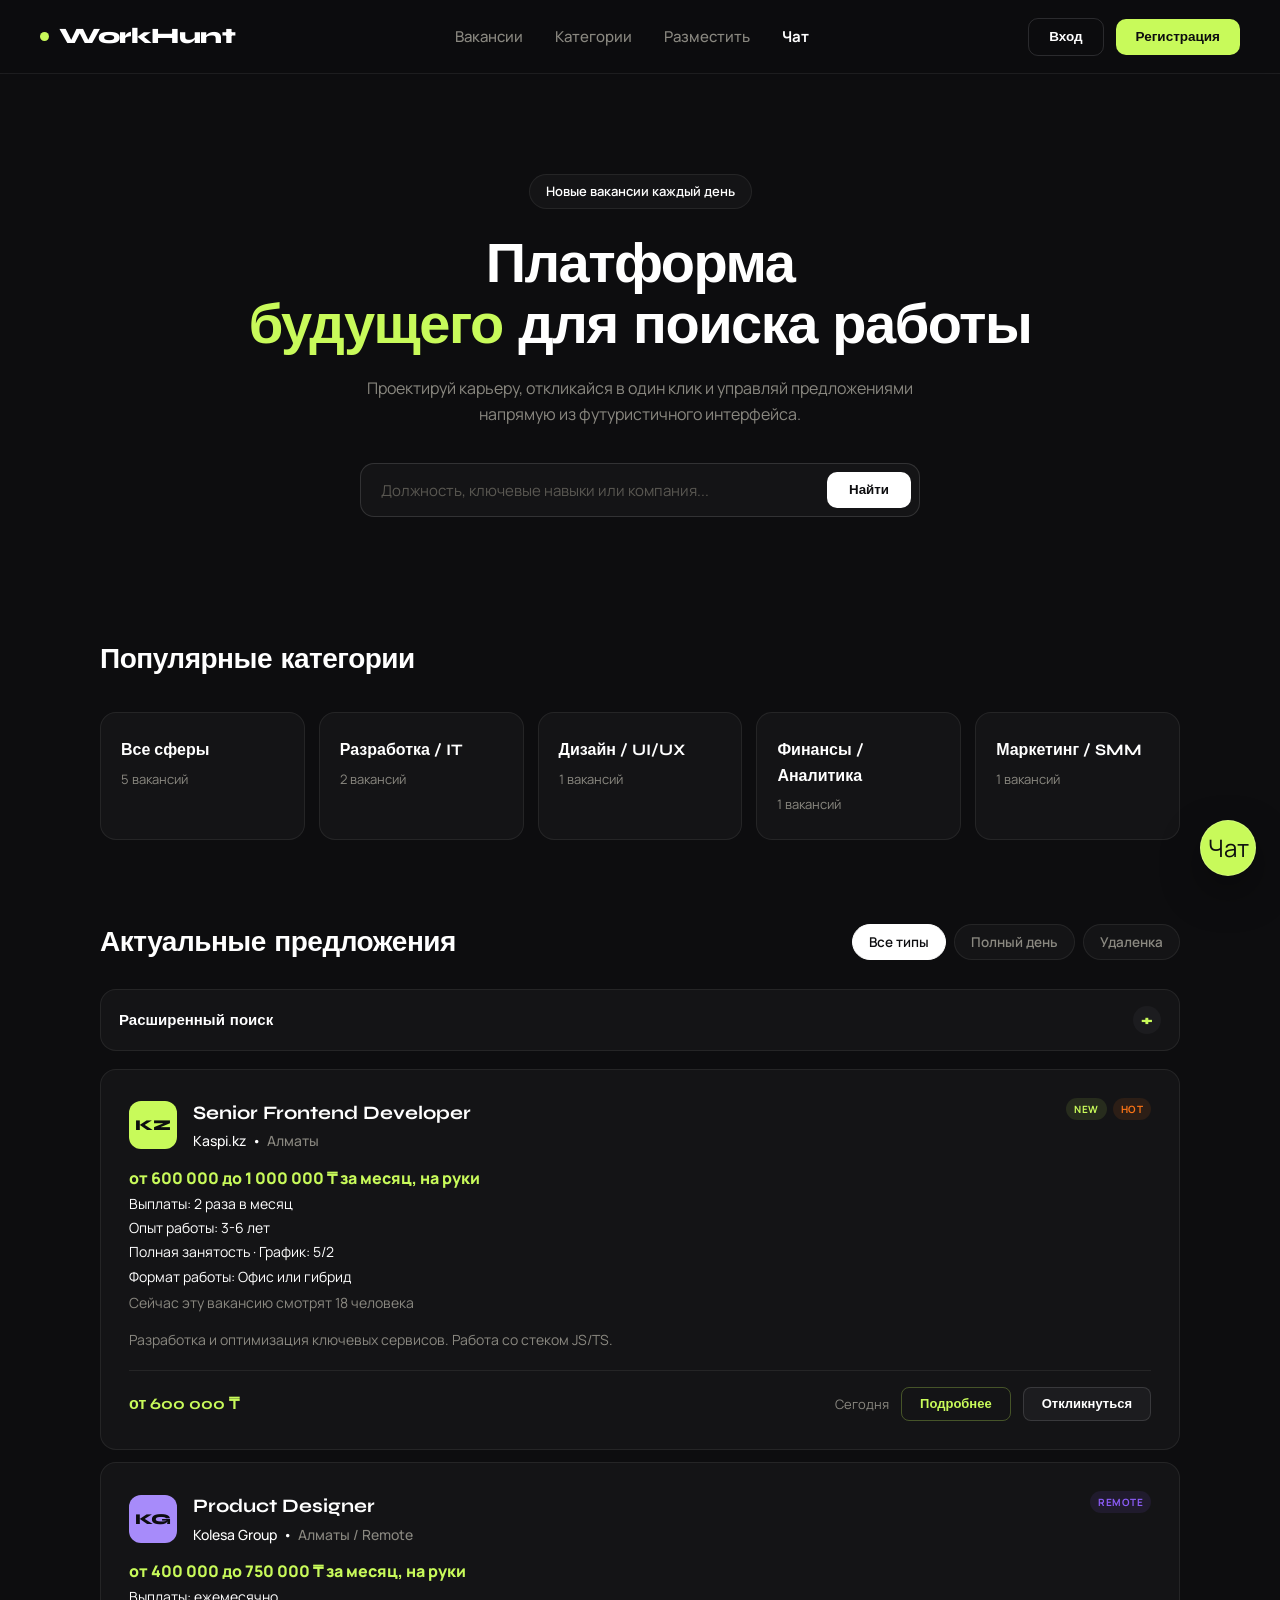
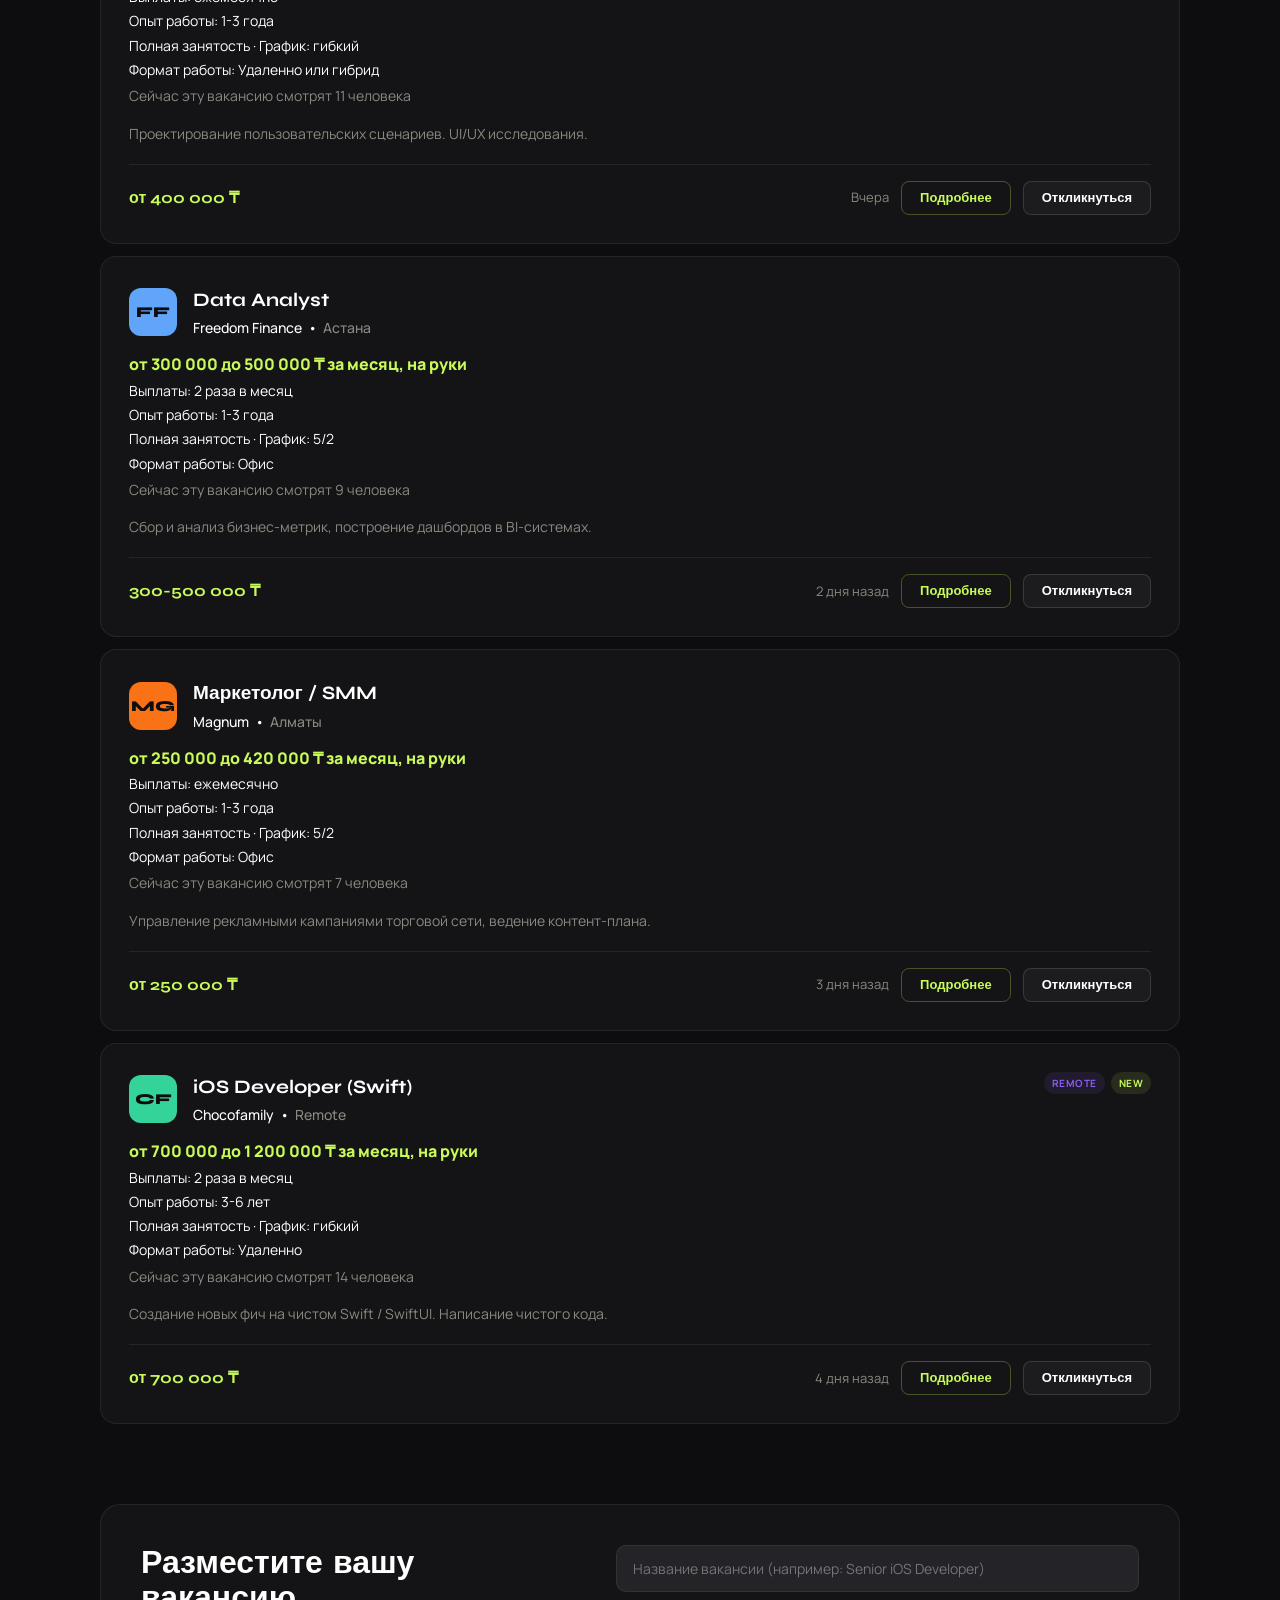
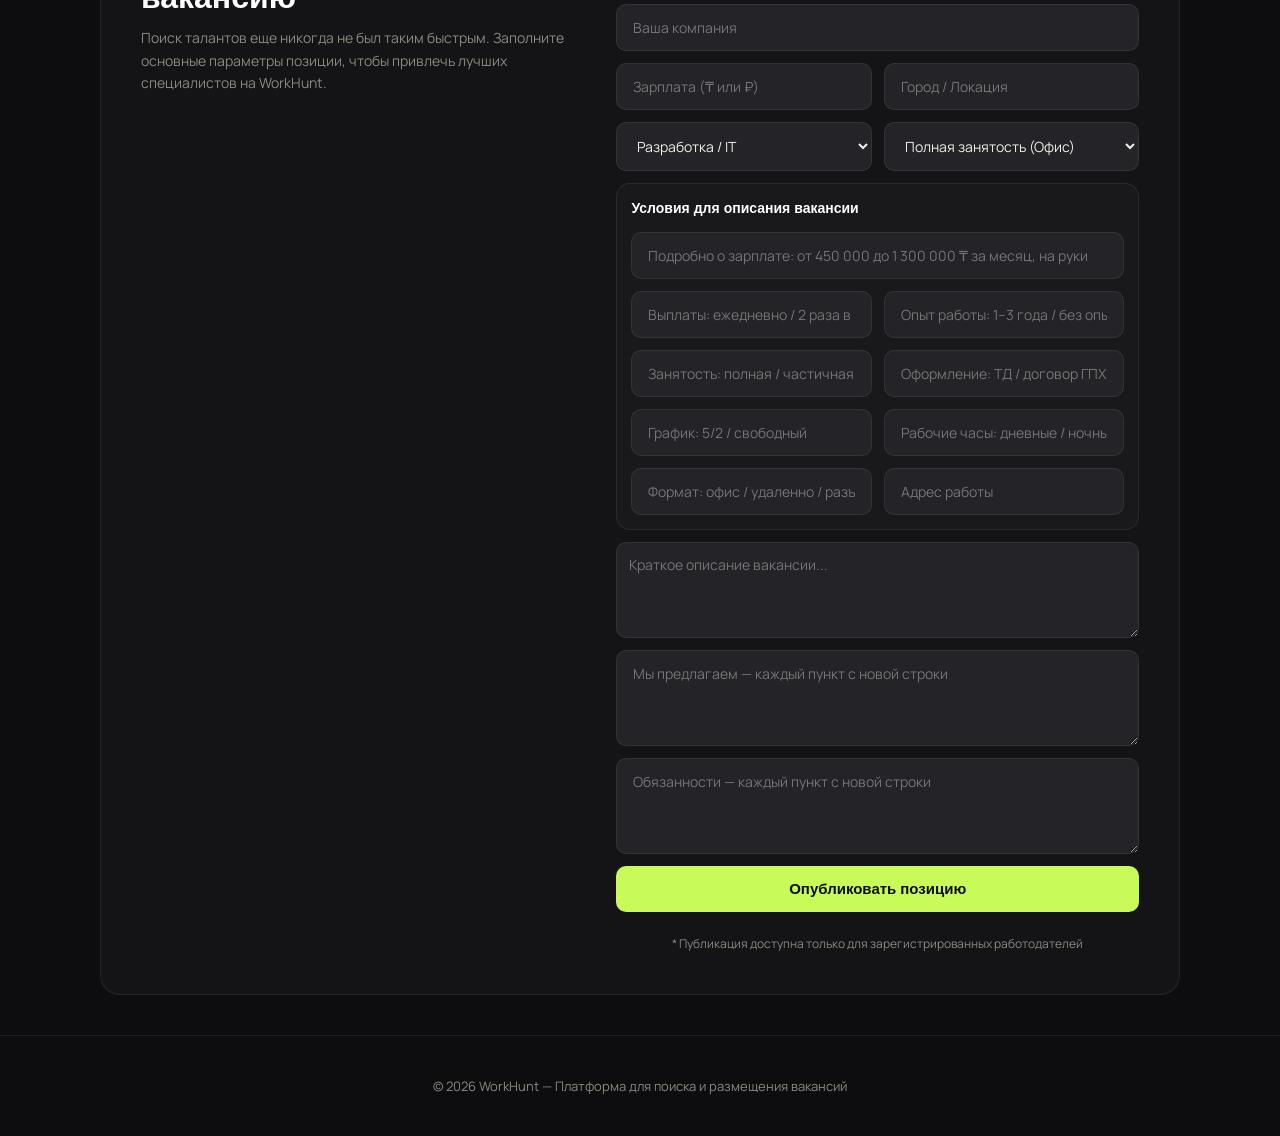
<file: index.html>
﻿<!DOCTYPE html>
<html lang="ru">
<head>
<meta charset="UTF-8">
<meta name="viewport" content="width=device-width, initial-scale=1.0">
<title>WorkHunt — Найди свою работу</title>
<link href="https://fonts.googleapis.com/css2?family=Syne:wght@400;500;600;700;800&family=Manrope:wght@300;400;500;600&display=swap" rel="stylesheet">
<link rel="stylesheet" href="style.css">
</head>
<body>
 
<nav>
  <a class="logo" href="index.html">
    <div class="logo-dot"></div>
    WorkHunt
  </a>
  <ul class="nav-links">
    <li><a href="#jobs">Вакансии</a></li>
    <li><a href="#categories">Категории</a></li>
    <li><a href="#" id="nav-post-link">Разместить</a></li>
    <li><a class="nav-chat-link" href="chat.html" aria-label="Открыть чат">Чат</a></li>
  </ul>
  <div id="auth-zone">
    <button class="nav-cta outline" onclick="location.href='registr.html'">Вход</button>
    <button class="nav-cta" onclick="location.href='registr.html?tab=registr'">Регистрация</button>
  </div>
</nav>
 
<section class="hero">
  <div>
    <div class="hero-tag">Новые вакансии каждый день</div>
    <h1>Платформа <br><span class="hero-accent">будущего</span> для поиска работы</h1>
    <p class="hero-sub">Проектируй карьеру, откликайся в один клик и управляй предложениями напрямую из футуристичного интерфейса.</p>
    <div class="search-bar">
      <input type="text" id="search-input" placeholder="Должность, ключевые навыки или компания..." oninput="handleFilter()" />
      <button class="search-btn" onclick="handleFilter()">Найти</button>
    </div>
  </div>
</section>
 
<section class="categories" id="categories">
  <h2 class="sec-title">Популярные категории</h2>
  <div class="cat-grid">
    <div class="cat-card" onclick="selectCategory('all')">
      <h3>Все сферы</h3>
      <p id="count-all">0 вакансий</p>
    </div>
    <div class="cat-card" onclick="selectCategory('IT')">
      <h3>Разработка / IT</h3>
      <p id="count-it">0 вакансий</p>
    </div>
    <div class="cat-card" onclick="selectCategory('Design')">
      <h3>Дизайн / UI/UX</h3>
      <p id="count-design">0 вакансий</p>
    </div>
    <div class="cat-card" onclick="selectCategory('Finance')">
      <h3>Финансы / Аналитика</h3>
      <p id="count-finance">0 вакансий</p>
    </div>
    <div class="cat-card" onclick="selectCategory('Marketing')">
      <h3>Маркетинг / SMM</h3>
      <p id="count-marketing">0 вакансий</p>
    </div>
  </div>
</section>
 
<section class="jobs-sec" id="jobs">
  <div class="jobs-hdr">
    <h2 class="sec-title" style="margin:0">Актуальные предложения</h2>
    <div class="filters">
      <button class="filter-badge active" id="f-all" onclick="filterType('all')">Все типы</button>
      <button class="filter-badge" id="f-full" onclick="filterType('full')">Полный день</button>
      <button class="filter-badge" id="f-remote" onclick="filterType('remote')">Удаленка</button>
    </div>
  </div>

  <div class="advanced-search">
    <button class="advanced-toggle" onclick="toggleAdvancedSearch()" type="button">
      <span>Расширенный поиск</span>
      <span id="advanced-toggle-icon">+</span>
    </button>
    <div class="advanced-panel" id="advanced-panel">
      <div class="advanced-grid">
        <label class="filter-field">
          <span>Город</span>
          <select id="filter-city" onchange="handleFilter()">
            <option value="all">Все города</option>
          </select>
        </label>
        <label class="filter-field">
          <span>Опыт</span>
          <select id="filter-experience" onchange="handleFilter()">
            <option value="all">Любой опыт</option>
            <option value="без опыта">Без опыта</option>
            <option value="1-3">1–3 года</option>
            <option value="3-6">3–6 лет</option>
            <option value="6">Более 6 лет</option>
          </select>
        </label>
        <label class="filter-field">
          <span>Выплаты</span>
          <select id="filter-payout" onchange="handleFilter()">
            <option value="all">Любые выплаты</option>
            <option value="ежедневно">Ежедневно</option>
            <option value="2 раза">2 раза в месяц</option>
            <option value="ежемесячно">Ежемесячно</option>
          </select>
        </label>
        <label class="filter-field">
          <span>Занятость</span>
          <select id="filter-employment" onchange="handleFilter()">
            <option value="all">Любая занятость</option>
            <option value="полная">Полная</option>
            <option value="частичная">Частичная</option>
            <option value="удаленная">Удаленная</option>
          </select>
        </label>
        <label class="filter-field">
          <span>Оформление</span>
          <select id="filter-contract" onchange="handleFilter()">
            <option value="all">Любое оформление</option>
            <option value="трудовой">Трудовой договор</option>
            <option value="гпх">Договор ГПХ</option>
            <option value="самозан">Самозанятый</option>
          </select>
        </label>
        <label class="filter-field">
          <span>График</span>
          <select id="filter-schedule" onchange="handleFilter()">
            <option value="all">Любой график</option>
            <option value="5/2">5/2</option>
            <option value="гибкий">Гибкий</option>
            <option value="свободный">Свободный</option>
            <option value="смен">Сменный</option>
          </select>
        </label>
        <label class="filter-field">
          <span>Рабочие часы</span>
          <select id="filter-hours" onchange="handleFilter()">
            <option value="all">Любые часы</option>
            <option value="днев">Дневные</option>
            <option value="вечер">Вечерние</option>
            <option value="ноч">Ночные</option>
            <option value="8">8 часов</option>
            <option value="12">12 часов</option>
          </select>
        </label>
        <label class="filter-field">
          <span>Формат</span>
          <select id="filter-format" onchange="handleFilter()">
            <option value="all">Любой формат</option>
            <option value="офис">Офис</option>
            <option value="удаленно">Удаленно</option>
            <option value="гибрид">Гибрид</option>
            <option value="разъезд">Разъездной</option>
          </select>
        </label>
      </div>
      <div class="salary-filter">
        <div class="salary-filter-top">
          <span>Зарплата от</span>
          <strong id="salary-filter-value">0 ₸</strong>
        </div>
        <input type="range" id="filter-salary" min="0" max="1300000" step="50000" value="0" oninput="updateSalaryFilterLabel(); handleFilter()" />
      </div>
      <div class="advanced-actions">
        <button class="reset-filters-btn" onclick="resetAdvancedFilters()" type="button">Сбросить фильтры</button>
        <span id="filter-result-count">Показаны все вакансии</span>
      </div>
    </div>
  </div>
  
  <div class="jobs-grid" id="jobs-container">
    </div>
</section>
 
<div class="post-form" id="post-section">
  <div class="post-card">
    <div class="post-grid-layout">
      <div>
        <h2 class="post-title">Разместите вашу вакансию</h2>
        <p class="post-sub">Поиск талантов еще никогда не был таким быстрым. Заполните основные параметры позиции, чтобы привлечь лучших специалистов на WorkHunt.</p>
      </div>
      <div class="post-inputs">
        <input type="text" id="p-title" placeholder="Название вакансии (например: Senior iOS Developer)" />
        <input type="text" id="p-company" placeholder="Ваша компания" />
        <div class="post-two-cols">
          <input type="text" id="p-salary" placeholder="Зарплата (₸ или ₽)" />
          <input type="text" id="p-location" placeholder="Город / Локация" />
        </div>
        <div class="post-two-cols">
          <select id="p-category">
            <option value="IT">Разработка / IT</option>
            <option value="Design">Дизайн / UI/UX</option>
            <option value="Finance">Финансы / Аналитика</option>
            <option value="Marketing">Маркетинг / SMM</option>
          </select>
          <select id="p-type">
            <option value="full">Полная занятость (Офис)</option>
            <option value="remote">Удаленная работа (Remote)</option>
          </select>
        </div>
        <div class="post-field-group">
          <div class="post-group-title">Условия для описания вакансии</div>
          <input type="text" id="p-salary-details" placeholder="Подробно о зарплате: от 450 000 до 1 300 000 ₸ за месяц, на руки" />
          <div class="post-two-cols">
            <input type="text" id="p-payout" placeholder="Выплаты: ежедневно / 2 раза в месяц" />
            <input type="text" id="p-experience" placeholder="Опыт работы: 1–3 года / без опыта" />
          </div>
          <div class="post-two-cols">
            <input type="text" id="p-employment" placeholder="Занятость: полная / частичная" />
            <input type="text" id="p-contract" placeholder="Оформление: ТД / договор ГПХ" />
          </div>
          <div class="post-two-cols">
            <input type="text" id="p-schedule" placeholder="График: 5/2 / свободный" />
            <input type="text" id="p-hours" placeholder="Рабочие часы: дневные / ночные / 8 часов" />
          </div>
          <div class="post-two-cols">
            <input type="text" id="p-format" placeholder="Формат: офис / удаленно / разъездной" />
            <input type="text" id="p-address" placeholder="Адрес работы" />
          </div>
        </div>
        <textarea id="p-desc" placeholder="Краткое описание вакансии..." style="width:100%; height:90px; background:var(--bg4); border:1px solid var(--line); border-radius:10px; padding:12px; color:var(--text); outline:none; resize:vertical; font-family:inherit; font-size:14px;"></textarea>
        <textarea id="p-offers" placeholder="Мы предлагаем — каждый пункт с новой строки"></textarea>
        <textarea id="p-duties" placeholder="Обязанности — каждый пункт с новой строки"></textarea>
        
        <button class="post-submit" onclick="handleCreateJob()">Опубликовать позицию</button>
        <p class="post-notice" id="post-notice" style="font-size: 12px; color: var(--muted); margin-top: 10px; text-align: center;">
            * Публикация доступна только для зарегистрированных работодателей
        </p>
        <div id="post-success" style="display:none; text-align:center; color:var(--accent); font-family:'Syne',sans-serif; font-size:16px; font-weight:600; padding:10px 0;">
           Вакансия успешно опубликована! Она добавлена на главную.
        </div>
      </div>
    </div>
  </div>
</div>
 
<footer>
  <p>© 2026 WorkHunt — Платформа для поиска и размещения вакансий</p>
</footer>

<a class="chat-fab" href="chat.html" aria-label="Открыть чат" title="Чат">
  <span>Чат</span>
</a>

<div class="modal-overlay job-detail-overlay" id="job-detail-modal">
  <div class="modal job-detail-modal">
    <button class="modal-close" onclick="closeJobDetails()">x</button>
    <div id="job-detail-body"></div>
  </div>
</div>
 
<div class="modal-overlay" id="modal">
  <div class="modal">
    <button class="modal-close" onclick="closeModal()">x</button>
    <h3 id="modal-title">Откликнуться на вакансию</h3>
    <p class="modal-sub" id="modal-sub">Подтвердите ваши контактные данные для отправки резюме работодателю</p>
    
    <div class="apply-form" id="apply-form">
      <input type="hidden" id="modal-job-id" value="">
      
      <input type="text" id="apply-name" placeholder="Ваше имя и фамилия" />
      <input type="email" id="apply-email" placeholder="Email для связи" />
      <input type="text" id="apply-skills" placeholder="Ваши ключевые навыки (через запятую)" />
      <textarea id="apply-cover" placeholder="Сопроводительное письмо или комментарий..."></textarea>
      
      <button class="apply-submit" onclick="submitApplication()">Отправить отклик</button>
      <div id="apply-success" class="success-msg">Отклик успешно отправлен и записан в базу личного кабинета!</div>
    </div>
  </div>
</div>
 
<script src="script.js"></script>
</body>
</html>
</file>
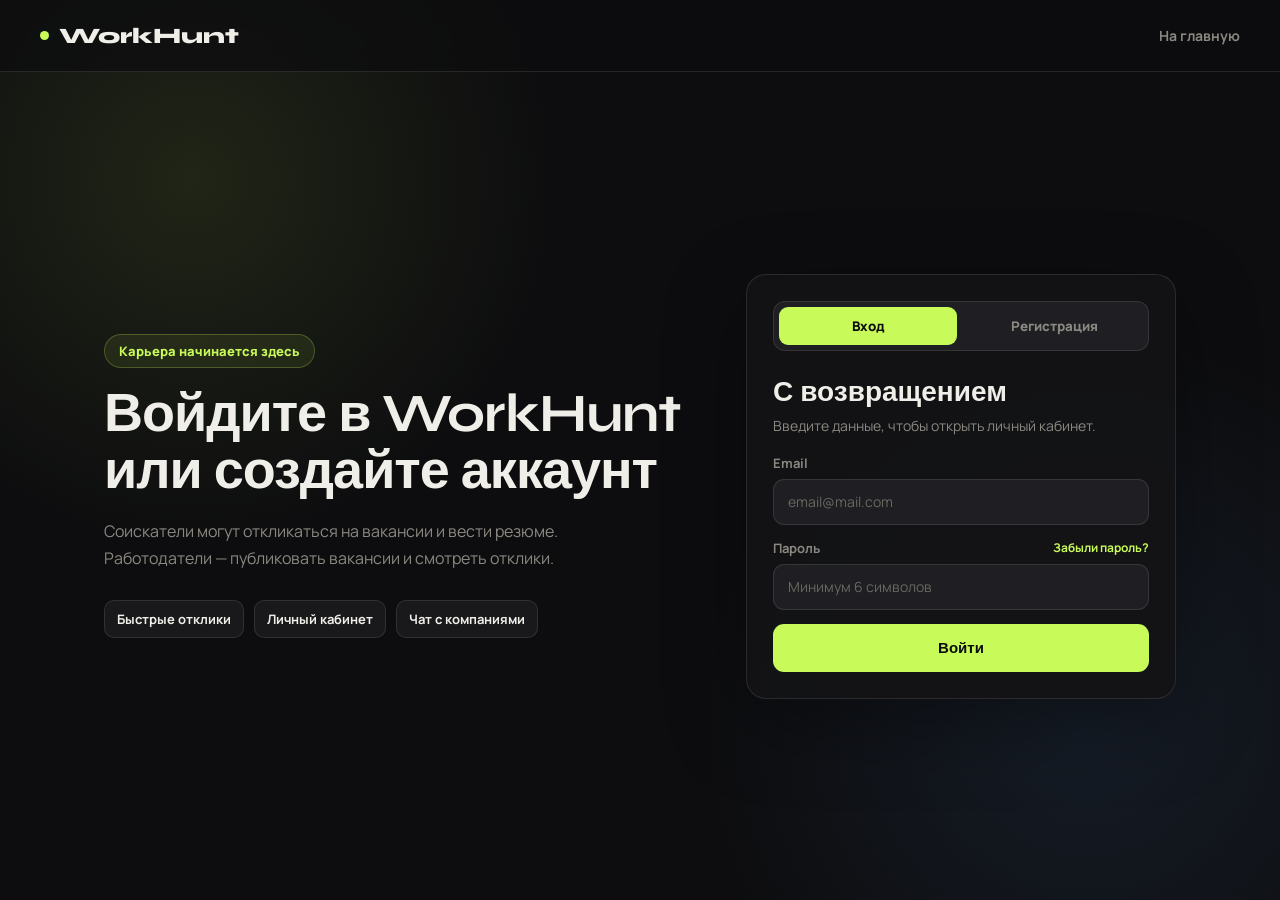
<file: admin.html>
﻿<!DOCTYPE html>
<html lang="ru">
<head>
<meta charset="UTF-8">
<meta name="viewport" content="width=device-width, initial-scale=1.0">
<title>WorkHunt Admin — Панель управления</title>
<link href="https://fonts.googleapis.com/css2?family=Syne:wght@400;500;600;700;800&family=Manrope:wght@300;400;500;600&display=swap" rel="stylesheet">
<link rel="stylesheet" href="admin.css">
</head>
<body>
<div class="sidebar">
  <div class="sidebar-logo">
    <div class="logo-dot"></div>
    <span class="logo-text">WorkHunt</span>
    <span class="logo-badge">Admin</span>
  </div>

  <div class="sidebar-section-label">Главное</div>
  <a class="nav-item active" onclick="showPage('dashboard', this)">
    Дашборд
  </a>
  <a class="nav-item" onclick="showPage('jobs', this)">
    Вакансии
    <span class="nav-badge" id="jobs-nav-count">8</span>
  </a>
  <a class="nav-item" onclick="showPage('candidates', this)">
    Кандидаты
  </a>
  <a class="nav-item" onclick="showPage('applications', this)">
    Отклики
    <span class="nav-badge red" id="apps-nav-count">3</span>
  </a>

  <div class="sidebar-section-label">Управление</div>
  <a class="nav-item" onclick="showPage('add-job', this)">
    Добавить вакансию
  </a>
  <a class="nav-item" onclick="showPage('companies', this)">
    Компании
  </a>
  <a class="nav-item" onclick="showPage('analytics', this)">
    Аналитика
  </a>
  <a class="nav-item" onclick="showPage('settings', this)">
    Настройки
  </a>

  <div class="sidebar-footer">
    <div class="admin-profile">
      <div class="admin-avatar">А</div>
      <div>
        <div class="admin-name">Администратор</div>
        <div class="admin-role">Super Admin</div>
      </div>
      <button class="logout-btn" title="Выйти" onclick="doLogout()">⏻</button>
    </div>
  </div>
</div>


<div class="main">

  <!-- TOPBAR -->
  <div class="topbar">
    <div class="page-title" id="topbar-title">Дашборд</div>
    <div class="topbar-right">
      <div class="topbar-search">
        <input type="text" placeholder="Быстрый поиск..." oninput="globalSearch(this.value)">
      </div>
      <select class="language-select" id="language-select" onchange="setLanguage(this.value)" title="Язык">
        <option value="ru">RU</option>
        <option value="en">EN</option>
        <option value="kk">KZ</option>
      </select>
      <div class="icon-btn" title="Уведомления">
        !<span class="notif-dot"></span>
      </div>
      <a href="index.html" class="icon-btn" title="Открыть сайт" style="text-decoration:none">Сайт</a>
    </div>
  </div>


  <div class="page active" id="page-dashboard">
    <!-- Stats -->
    <div class="stats-grid">
      <div class="stat-card">
        <div class="stat-label">Активных вакансий</div>
        <div class="stat-value" id="stat-jobs">8</div>
        
        <div class="stat-delta delta-up">↑ +2 за неделю</div>
      </div>
      <div class="stat-card">
        <div class="stat-label">Кандидатов</div>
        <div class="stat-value" id="stat-candidates">10</div>
        
        <div class="stat-delta delta-up">↑ +3 за неделю</div>
      </div>
      <div class="stat-card">
        <div class="stat-label">Откликов</div>
        <div class="stat-value" id="stat-apps">12</div>
        
        <div class="stat-delta delta-up">↑ +5 сегодня</div>
      </div>
      <div class="stat-card">
        <div class="stat-label">Трудоустроено</div>
        <div class="stat-value">4</div>
        
        <div class="stat-delta delta-up">↑ +1 на этой неделе</div>
      </div>
    </div>

    <div class="three-col">
      <!-- Chart -->
      <div class="card">
        <div class="card-header">
          <div class="card-title">Активность (отклики / вакансии)</div>
          <button class="card-action">За месяц</button>
        </div>
        <div class="card-body">
          <div style="display:flex;gap:12px;margin-bottom:12px;font-size:12px">
            <span style="display:flex;align-items:center;gap:5px"><span style="width:10px;height:10px;border-radius:50%;background:var(--accent);display:inline-block"></span>Отклики</span>
            <span style="display:flex;align-items:center;gap:5px"><span style="width:10px;height:10px;border-radius:50%;background:var(--accent2);display:inline-block"></span>Вакансии</span>
          </div>
          <div class="chart-bars" id="chart-bars"></div>
        </div>
      </div>


      <div class="card">
        <div class="card-header">
          <div class="card-title">По категориям</div>
        </div>
        <div class="card-body">
          <div class="donut-wrap">
            <svg width="96" height="96" viewBox="0 0 96 96">
              <circle cx="48" cy="48" r="36" fill="none" stroke="var(--bg4)" stroke-width="16"/>
              <!-- IT 40% -->
              <circle cx="48" cy="48" r="36" fill="none" stroke="#C8FA5A" stroke-width="16"
                stroke-dasharray="90.5 225.9" stroke-dashoffset="0" transform="rotate(-90 48 48)"/>
              <!-- Design 20% -->
              <circle cx="48" cy="48" r="36" fill="none" stroke="#A78BFA" stroke-width="16"
                stroke-dasharray="45.2 225.9" stroke-dashoffset="-90.5" transform="rotate(-90 48 48)"/>
              <!-- Finance 15% -->
              <circle cx="48" cy="48" r="36" fill="none" stroke="#60A5FA" stroke-width="16"
                stroke-dasharray="33.9 225.9" stroke-dashoffset="-135.7" transform="rotate(-90 48 48)"/>
              <!-- Other 25% -->
              <circle cx="48" cy="48" r="36" fill="none" stroke="#F97316" stroke-width="16"
                stroke-dasharray="56.5 225.9" stroke-dashoffset="-169.6" transform="rotate(-90 48 48)"/>
            </svg>
            <div class="donut-legend">
              <div class="legend-item"><div class="legend-dot" style="background:#C8FA5A"></div> IT <span class="legend-pct">40%</span></div>
              <div class="legend-item"><div class="legend-dot" style="background:#A78BFA"></div> Дизайн <span class="legend-pct">20%</span></div>
              <div class="legend-item"><div class="legend-dot" style="background:#60A5FA"></div> Финансы <span class="legend-pct">15%</span></div>
              <div class="legend-item"><div class="legend-dot" style="background:#F97316"></div> Прочее <span class="legend-pct">25%</span></div>
            </div>
          </div>
        </div>
      </div>
    </div>

    <div class="two-col">
      <!-- Recent Jobs -->
      <div class="card">
        <div class="card-header">
          <div class="card-title">Последние вакансии</div>
          <button class="card-action" onclick="showPage('jobs', document.querySelector('.nav-item:nth-child(3)'))">Все →</button>
        </div>
        <div class="card-body" style="padding:0">
          <table class="data-table" id="dash-jobs-table"></table>
        </div>
      </div>

      <!-- Activity Feed -->
      <div class="card">
        <div class="card-header">
          <div class="card-title">Последние события</div>
        </div>
        <div class="card-body" style="padding:12px 20px" id="activity-feed"></div>
      </div>
    </div>
  </div>

  <div class="page" id="page-jobs">
    <div class="section-hdr">
      <div>
        <h2>Управление вакансиями</h2>
        <p id="jobs-count-text">Всего 8 вакансий</p>
      </div>
      <button class="btn btn-primary" onclick="showPage('add-job', document.querySelectorAll('.nav-item')[4])">Добавить</button>
    </div>
    <div class="filter-bar">
      <button class="filter-chip active" onclick="filterJobsAdmin('all', this)">Все</button>
      <button class="filter-chip" onclick="filterJobsAdmin('active', this)">Активные</button>
      <button class="filter-chip" onclick="filterJobsAdmin('pending', this)">На проверке</button>
      <button class="filter-chip" onclick="filterJobsAdmin('closed', this)">Закрытые</button>
      <input class="filter-input" type="text" placeholder=" Поиск по названию..." oninput="searchJobsAdmin(this.value)" style="margin-left:auto">
    </div>
    <div class="card">
      <div class="card-body" style="padding:0">
        <table class="data-table" id="jobs-table"></table>
      </div>
    </div>
  </div>


  <div class="page" id="page-candidates">
    <div class="section-hdr">
      <div>
        <h2>Кандидаты</h2>
        <p>База резюме соискателей</p>
      </div>
      <button class="btn btn-primary" onclick="openAddCandidateModal()">Добавить</button>
    </div>
    <div class="filter-bar">
      <button class="filter-chip active" onclick="filterCandidates('', this)">Все</button>
      <button class="filter-chip" onclick="filterCandidates('IT', this)">IT</button>
      <button class="filter-chip" onclick="filterCandidates('Design', this)">Дизайн</button>
      <button class="filter-chip" onclick="filterCandidates('Marketing', this)">Маркетинг</button>
      <button class="filter-chip" onclick="filterCandidates('Finance', this)">Финансы</button>
      <button class="filter-chip" onclick="filterCandidates('HR', this)">HR</button>
    </div>
    <div class="candidate-grid" id="candidates-grid"></div>
  </div>


  <div class="page" id="page-applications">
    <div class="section-hdr">
      <div>
        <h2>Отклики</h2>
        <p id="apps-count-text">Всего 12 откликов</p>
      </div>
    </div>
    <div class="filter-bar">
      <button class="filter-chip active" onclick="filterApps('all', this)">Все</button>
      <button class="filter-chip" onclick="filterApps('new', this)">Новые</button>
      <button class="filter-chip" onclick="filterApps('review', this)">На рассмотрении</button>
      <button class="filter-chip" onclick="filterApps('approved', this)">Одобрено</button>
      <button class="filter-chip" onclick="filterApps('rejected', this)">Отклонено</button>
    </div>
    <div class="card">
      <div class="card-body" style="padding:0">
        <table class="data-table" id="apps-table"></table>
      </div>
    </div>
  </div>

  <div class="page" id="page-add-job">
    <div class="section-hdr">
      <div>
        <h2 id="add-job-title">Добавить вакансию</h2>
        <p>Заполните все поля и опубликуйте</p>
      </div>
    </div>
    <div class="card">
      <div class="card-body">
        <div class="form-grid" id="add-job-form">
          <div class="form-group">
            <label class="form-label">Название вакансии *</label>
            <input class="form-input" id="f-title" placeholder="напр. Senior Frontend Developer">
          </div>
          <div class="form-group">
            <label class="form-label">Компания *</label>
            <input class="form-input" id="f-company" placeholder="Название компании">
          </div>
          <div class="form-group">
            <label class="form-label">Город / Локация *</label>
            <input class="form-input" id="f-location" placeholder="Алматы / Remote">
          </div>
          <div class="form-group">
            <label class="form-label">Тип занятости</label>
            <select class="form-select" id="f-type">
              <option value="full">Полная занятость</option>
              <option value="remote">Удалённая работа</option>
              <option value="part">Частичная занятость</option>
              <option value="internship">Стажировка</option>
            </select>
          </div>
          <div class="form-group">
            <label class="form-label">Зарплата</label>
            <input class="form-input" id="f-salary" placeholder="напр. от 400 000 ₸">
          </div>
          <div class="form-group">
            <label class="form-label">Категория</label>
            <select class="form-select" id="f-category">
              <option value="IT">IT и разработка</option>
              <option value="Design">Дизайн</option>
              <option value="Marketing">Маркетинг</option>
              <option value="Finance">Финансы</option>
              <option value="HR">HR</option>
              <option value="Legal">Юриспруденция</option>
              <option value="Sales">Продажи</option>
            </select>
          </div>
          <div class="form-group">
            <label class="form-label">Email для откликов *</label>
            <input class="form-input" id="f-email" type="email" placeholder="hr@company.kz">
          </div>
          <div class="form-group">
            <label class="form-label">Статус</label>
            <select class="form-select" id="f-status">
              <option value="active">Активная</option>
              <option value="pending">На проверке</option>
              <option value="closed">Закрыта</option>
            </select>
          </div>
          <div class="form-group full">
            <label class="form-label">Навыки (через запятую)</label>
            <input class="form-input" id="f-skills" placeholder="напр. React, TypeScript, Node.js">
          </div>
          <div class="form-group full">
            <label class="form-label">Описание вакансии</label>
            <textarea class="form-textarea" id="f-desc" placeholder="Опишите обязанности, задачи, требования и условия..."></textarea>
          </div>
        </div>
        <div class="form-actions" style="margin-top:20px">
          <button class="btn btn-primary" onclick="saveJob()">Опубликовать вакансию</button>
          <button class="btn btn-secondary" onclick="resetJobForm()">Очистить форму</button>
        </div>
      </div>
    </div>
  </div>


  <div class="page" id="page-companies">
    <div class="section-hdr">
      <div><h2>Компании</h2><p>Зарегистрированные работодатели</p></div>
    </div>
    <div class="card">
      <div class="card-body" style="padding:0">
        <table class="data-table" id="companies-table"></table>
      </div>
    </div>
  </div>


  <div class="page" id="page-analytics">
    <div class="section-hdr">
      <div><h2>Аналитика</h2><p>Сводные данные платформы</p></div>
    </div>
    <div class="stats-grid" style="margin-bottom:24px">
      <div class="stat-card">
        <div class="stat-label">Просмотры вакансий</div>
        <div class="stat-value">24 810</div>
        
        <div class="stat-delta delta-up">↑ +18% к прошлому месяцу</div>
      </div>
      <div class="stat-card">
        <div class="stat-label">Конверсия в отклик</div>
        <div class="stat-value">3.2%</div>
        
        <div class="stat-delta delta-down">↓ -0.4% к прошлому</div>
      </div>
      <div class="stat-card">
        <div class="stat-label">Среднее время закрытия</div>
        <div class="stat-value">18 дн</div>
        <div class="stat-delta delta-up">↑ Быстрее на 3 дня</div>
      </div>
      <div class="stat-card">
        <div class="stat-label">Новых пользователей</div>
        <div class="stat-value">1 240</div>
        
        <div class="stat-delta delta-up">↑ +340 за неделю</div>
      </div>
    </div>
    <div class="card" style="margin-bottom:20px">
      <div class="card-header"><div class="card-title">Топ вакансий по просмотрам</div></div>
      <div class="card-body" id="analytics-top-jobs"></div>
    </div>
    <div class="two-col">
      <div class="card">
        <div class="card-header"><div class="card-title">Отклики по дням (последние 7 дней)</div></div>
        <div class="card-body">
          <div class="chart-bars" id="analytics-chart"></div>
        </div>
      </div>
      <div class="card">
        <div class="card-header"><div class="card-title">Трафик по городам</div></div>
        <div class="card-body" id="city-stats"></div>
      </div>
    </div>
  </div>


  <div class="page" id="page-settings">
    <div class="section-hdr">
      <div><h2>Настройки</h2><p>Управление платформой</p></div>
    </div>
    <div class="two-col">
      <div class="card">
        <div class="card-header"><div class="card-title">Основные настройки</div></div>
        <div class="card-body">
          <div class="form-grid">
            <div class="form-group full">
              <label class="form-label">Название сайта</label>
              <input class="form-input" value="WorkHunt">
            </div>
            <div class="form-group full">
              <label class="form-label">Описание</label>
              <input class="form-input" value="Платформа для поиска работы в Казахстане">
            </div>
            <div class="form-group">
              <label class="form-label">Email поддержки</label>
              <input class="form-input" type="email" value="support@workhunt.kz">
            </div>
            <div class="form-group">
              <label class="form-label">Телефон</label>
              <input class="form-input" value="+7 727 123-45-67">
            </div>
          </div>
          <div class="form-actions" style="margin-top:16px">
            <button class="btn btn-primary" onclick="showToast('Настройки сохранены', 'success')">Сохранить</button>
          </div>
        </div>
      </div>
      <div class="card">
        <div class="card-header"><div class="card-title">Данные администратора</div></div>
        <div class="card-body">
          <div class="form-grid">
            <div class="form-group full">
              <label class="form-label">Имя</label>
              <input class="form-input" value="Администратор">
            </div>
            <div class="form-group full">
              <label class="form-label">Email</label>
              <input class="form-input" type="email" value="admin@workhunt.kz">
            </div>
            <div class="form-group">
              <label class="form-label">Новый пароль</label>
              <input class="form-input" type="password" placeholder="Оставьте пустым">
            </div>
            <div class="form-group">
              <label class="form-label">Подтвердить пароль</label>
              <input class="form-input" type="password" placeholder="Повторите пароль">
            </div>
          </div>
          <div class="form-actions" style="margin-top:16px">
            <button class="btn btn-primary" onclick="showToast('Данные обновлены', 'success')">Обновить</button>
          </div>
        </div>
      </div>
    </div>
  </div>

</div><!-- /main -->


<div class="toast-wrap" id="toasts"></div>

<div class="modal-overlay" id="confirm-modal">
  <div class="modal-box" style="max-width:400px">
    <button class="modal-close-btn" onclick="closeConfirm()">x</button>
    <div class="confirm-box">
      
      <div class="confirm-title">Удалить вакансию?</div>
      <div class="confirm-sub" id="confirm-text">Это действие нельзя отменить. Вакансия будет удалена навсегда.</div>
      <div class="confirm-actions">
        <button class="btn btn-secondary" onclick="closeConfirm()">Отмена</button>
        <button class="btn btn-danger" id="confirm-ok-btn">Удалить</button>
      </div>
    </div>
  </div>
</div>

<div class="modal-overlay" id="job-modal">
  <div class="modal-box">
    <button class="modal-close-btn" onclick="closeJobModal()">x</button>
    <div class="modal-title" id="jm-title">Вакансия</div>
    <div class="modal-sub" id="jm-sub"></div>
    <div id="jm-body"></div>
  </div>
</div>

<div class="modal-overlay" id="cand-modal">
  <div class="modal-box">
    <button class="modal-close-btn" onclick="document.getElementById('cand-modal').classList.remove('open')">x</button>
    <div class="modal-title">Добавить кандидата</div>
    <div class="modal-sub">Заполните профиль соискателя</div>
    <div class="form-grid">
      <div class="form-group">
        <label class="form-label">Имя *</label>
        <input class="form-input" id="cn-name" placeholder="Имя Фамилия">
      </div>
      <div class="form-group">
        <label class="form-label">Категория</label>
        <select class="form-select" id="cn-category">
          <option value="IT">IT</option>
          <option value="Design">Дизайн</option>
          <option value="Marketing">Маркетинг</option>
          <option value="Finance">Финансы</option>
          <option value="HR">HR</option>
          <option value="Legal">Юридическое</option>
        </select>
      </div>
      <div class="form-group full">
        <label class="form-label">Навыки (через запятую)</label>
        <input class="form-input" id="cn-skills" placeholder="React, TypeScript, Git">
      </div>
    </div>
    <div class="form-actions" style="margin-top:16px">
      <button class="btn btn-primary" onclick="saveCandidate()">Добавить кандидата</button>
    </div>
  </div>
</div>
<script src="admin.js"></script>
</body>
</html>
</file>
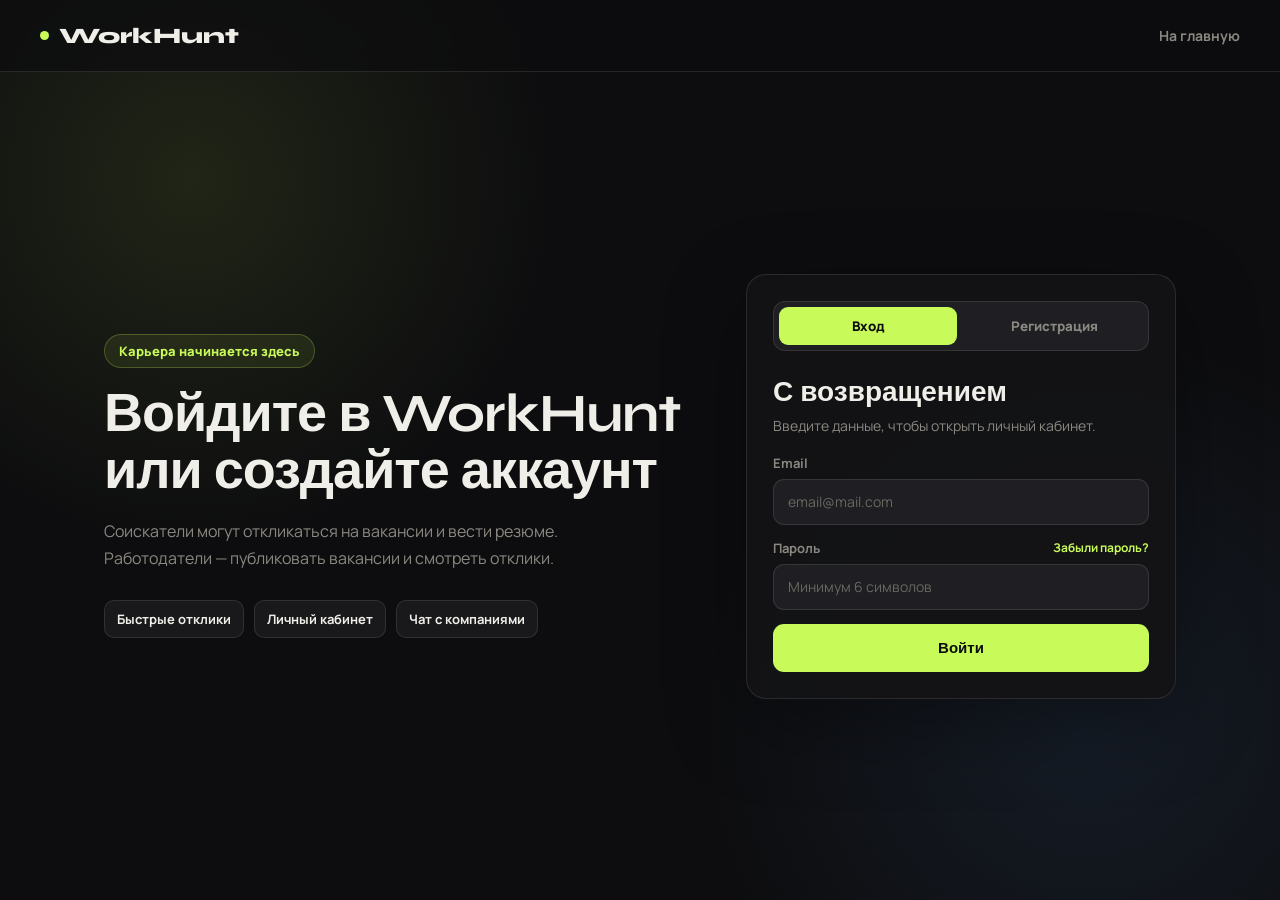
<file: dashboard.html>
﻿<!DOCTYPE html>
<html lang="ru">
<head>
  <meta charset="UTF-8">
  <meta name="viewport" content="width=device-width, initial-scale=1.0">
  <title>WorkHunt — Личный кабинет</title>
  <link href="https://fonts.googleapis.com/css2?family=Syne:wght@600;800&family=Manrope:wght@400;600;700&display=swap" rel="stylesheet">
  <link rel="stylesheet" href="dashboard.css">
</head>
<body>

  <aside class="sidebar">
    <a href="index.html" class="sidebar-logo">
      <div class="logo-dot"></div>
      <span class="logo-text">WorkHunt</span>
    </a>

    <nav class="sidebar-nav">
      <div class="nav-item active" onclick="showTab('main', this)">Обзор</div>
      <div id="nav-v" class="nav-item" onclick="showTab('vacancies', this)" style="display:none">Вакансии</div>
      <div id="nav-r" class="nav-item" onclick="showTab('replies', this)" style="display:none">Отклики</div>
      <div id="nav-cv" class="nav-item" onclick="showTab('resume', this)" style="display:none">Резюме</div>
      <div class="nav-item" onclick="showTab('settings', this)">Настройки</div>
    </nav>

    <div class="sidebar-footer">
      <div class="user-block">
        <div class="user-avatar" id="user-avatar">U</div>
        <div class="user-info">
          <div class="user-name" id="user-name">Загрузка...</div>
          <div class="user-role" id="user-role">роль</div>
        </div>
      </div>
      <button class="logout-btn" onclick="logout()">Выйти</button>
    </div>
  </aside>

  <main class="main-content">
    
    <div id="tab-main" class="tab-content active">
      <div class="page-hdr">
        <h1 class="page-title">Добро пожаловать, <span id="welcome-name" style="color:var(--accent)">Пользователь</span>!</h1>
        <p class="page-sub">Панель управления вашим профилем, вакансиями и статистикой в системе WorkHunt.</p>
      </div>

      <div class="stats-grid">
        <div class="stat-card">
          <div class="stat-label" id="stat-card-1-title">Загрузка...</div>
          <div class="stat-val" id="stat-card-1-val">0</div>
        </div>
        <div class="stat-card">
          <div class="stat-label" id="stat-card-2-title">Загрузка...</div>
          <div class="stat-val" id="stat-card-2-val">0</div>
        </div>
        <div class="stat-card">
          <div class="stat-label" id="stat-card-3-title">Загрузка...</div>
          <div class="stat-val" id="stat-card-3-val">0</div>
        </div>
      </div>

    </div>

    <div id="tab-vacancies" class="tab-content">
      <div class="page-hdr">
        <h1 class="page-title">Управление вакансиями</h1>
        <p class="page-sub">Список созданных вами рабочих мест, редактирование объявлений и автоматический подбор кандидатов.</p>
      </div>
      <div id="employer-vacancies-list"></div>
    </div>

    <div id="tab-replies" class="tab-content">
      <div class="page-hdr">
        <h1 class="page-title">Управление откликами</h1>
        <p class="page-sub">Просмотр входящих резюме от соискателей или мониторинг статуса ваших собственных заявок.</p>
      </div>
      <div id="employer-replies-list"></div>
      <div id="candidate-replies-list"></div>
    </div>

    <div id="tab-resume" class="tab-content">
      <div class="page-hdr">
        <h1 class="page-title">Ваше электронное резюме</h1>
        <p class="page-sub">Заполните навыки и информацию о себе, чтобы работодатели могли быстрее изучить вашу кандидатуру.</p>
      </div>
      <div class="settings-block">
        <div class="settings-block-hdr">Профессиональный профиль</div>
        <div class="form-grid">
          <div class="form-group">
            <label class="form-label">Ваше ФИО</label>
            <input class="form-input" id="cv-name" placeholder="Иван Иванов">
          </div>
          <div class="form-group">
            <label class="form-label">Желаемая должность</label>
            <input class="form-input" id="cv-title" placeholder="Например: Python-разработчик">
          </div>
        </div>
        <div class="form-group" style="margin-top:16px;">
          <label class="form-label">Ключевые навыки (через запятую)</label>
          <input class="form-input" id="cv-skills" placeholder="python, flask, sql, git">
        </div>
        <div class="form-group" style="margin-top:16px;">
          <label class="form-label">О себе / Опыт работы</label>
          <textarea class="form-input" id="cv-bio" style="height:120px; resize:none;" placeholder="Расскажите о выполненных проектах..."></textarea>
        </div>
        <div style="margin-top:20px;">
          <button class="btn btn-save" style="background:var(--accent); color:#000; font-weight:700; border:none; padding:12px 24px; border-radius:10px; cursor:pointer;" onclick="saveResume()">Сохранить резюме</button>
        </div>
      </div>
    </div>

    <div id="tab-settings" class="tab-content">
      <div class="page-hdr">
        <h1 class="page-title">Настройки аккаунта</h1>
        <p class="page-sub">Управление личными данными вашей учетной записи.</p>
      </div>
      <div class="settings-block">
        <div class="settings-block-hdr">Основная информация</div>
        <div class="form-grid">
          <div class="form-group">
            <label class="form-label">Имя пользователя / Название</label>
            <input class="form-input" id="set-name">
          </div>
          <div class="form-group">
            <label class="form-label">Email адрес</label>
            <input class="form-input" id="set-email" disabled style="opacity:0.6;">
          </div>
        </div>
        
        <div class="employer-field" id="settings-employer-fields" style="display:none; margin-top:16px;">
          <div class="form-grid">
            <div class="form-group">
              <label class="form-label">Компания</label>
              <input class="form-input" id="set-company">
            </div>
        </div>

        <div style="margin-top:20px;">
          <button class="btn btn-save" style="background:var(--accent); color:#000; font-weight:700; border:none; padding:12px 24px; border-radius:10px; cursor:pointer;" onclick="saveSettings()">Сохранить изменения</button>
        </div>
      </div>

      <div class="settings-block" style="border-color: rgba(251,113,133,0.15); margin-top:24px;">
        <div class="settings-block-hdr" style="color: var(--red)">Опасная зона</div>
        <div style="display:flex; justify-content:space-between; align-items:center; gap:20px; flex-wrap:wrap;">
          <div>
            <h4 style="color:#fff; font-size:14px; margin-bottom:4px;">Удаление аккаунта</h4>
            <p style="color:var(--muted); font-size:13px;">Безвозвратное стирание учетной записи и всех сопутствующих данных из локальной базы.</p>
          </div>
          <button class="btn" style="background:rgba(251,113,133,0.1); color:var(--red); border:1px solid rgba(251,113,133,0.2); padding:10px 16px; border-radius:8px; cursor:pointer; font-weight:600;" onclick="deleteAccount()">Удалить аккаунт</button>
        </div>
      </div>
    </div>

  </main>

  <script src="dashboard.js"></script>
</body>
</html>
</file>
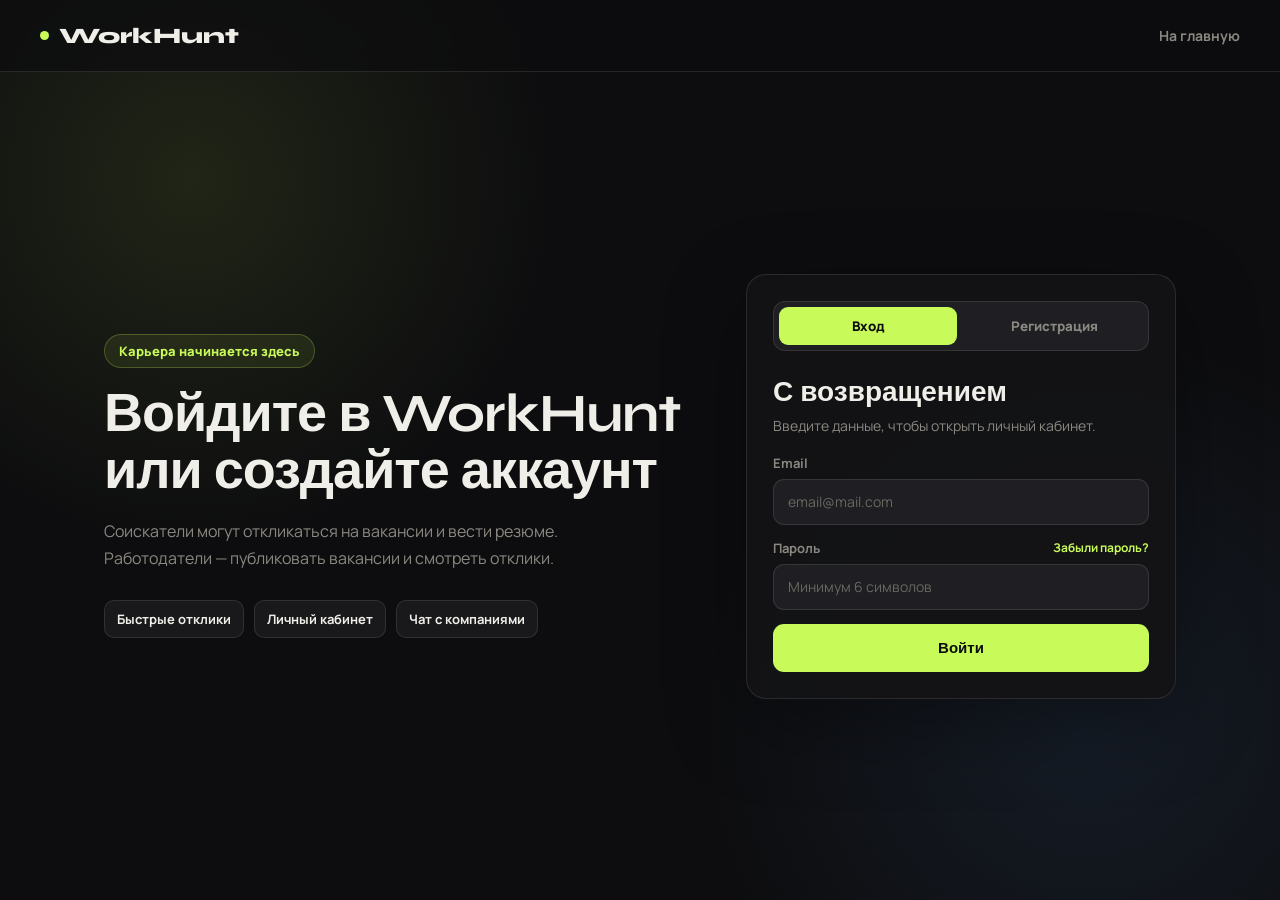
<file: registr.html>
<!DOCTYPE html>
<html lang="ru">
<head>
    <meta charset="UTF-8">
    <meta name="viewport" content="width=device-width, initial-scale=1.0">
    <title>WorkHunt — Вход и регистрация</title>
    <link href="https://fonts.googleapis.com/css2?family=Syne:wght@700;800&family=Manrope:wght@400;500;600;700&display=swap" rel="stylesheet">
    <link rel="stylesheet" href="registr.css">
</head>
<body>
<header class="auth-header">
    <a class="logo" href="index.html">
        <span class="logo-dot"></span>
        WorkHunt
    </a>
    <a class="back-link" href="index.html">На главную</a>
</header>

<main class="auth-page">
    <section class="auth-info">
        <div class="info-badge">Карьера начинается здесь</div>
        <h1>Войдите в WorkHunt или создайте аккаунт</h1>
        <p>Соискатели могут откликаться на вакансии и вести резюме. Работодатели — публиковать вакансии и смотреть отклики.</p>
        <div class="info-list">
            <span>Быстрые отклики</span>
            <span>Личный кабинет</span>
            <span>Чат с компаниями</span>
        </div>
    </section>

    <section class="auth-card">
        <div id="auth-content">
            <div class="tabs">
                <button class="tab active" id="tab-login" type="button" onclick="toggleForm('login')">Вход</button>
                <button class="tab" id="tab-reg" type="button" onclick="toggleForm('reg')">Регистрация</button>
            </div>

            <form id="login-form" class="auth-form">
                <div class="form-title">
                    <h2>С возвращением</h2>
                    <p>Введите данные, чтобы открыть личный кабинет.</p>
                </div>

                <label class="form-group">
                    <span>Email</span>
                    <input type="email" id="l-email" placeholder="email@mail.com" autocomplete="email">
                </label>

                <label class="form-group">
                    <span class="label-row">
                        Пароль
                        <a href="#" id="forgot-password-link">Забыли пароль?</a>
                    </span>
                    <input type="password" id="l-pass" placeholder="Минимум 6 символов" autocomplete="current-password">
                </label>

                <button type="button" class="btn" onclick="handleLogin()">Войти</button>
            </form>

            <form id="reg-form" class="auth-form" style="display: none;">
                <div class="form-title">
                    <h2>Создать аккаунт</h2>
                    <p>Выберите роль, чтобы WorkHunt показал нужные инструменты.</p>
                </div>

                <div class="role-selection">
                    <button type="button" class="role-item active" id="role-seeker" onclick="setRole('seeker')">
                        <strong>Соискатель</strong>
                        <small>Ищу работу</small>
                    </button>
                    <button type="button" class="role-item" id="role-employer" onclick="setRole('employer')">
                        <strong>Работодатель</strong>
                        <small>Нанимаю людей</small>
                    </button>
                </div>

                <label class="form-group">
                    <span>Имя и фамилия</span>
                    <input type="text" id="r-name" placeholder="Иван Иванов" autocomplete="name">
                </label>

                <label class="form-group">
                    <span>Email</span>
                    <input type="email" id="r-email" placeholder="email@mail.com" autocomplete="email">
                    <small id="email-error" class="error-text">Этот email уже занят</small>
                </label>

                <div id="employer-fields" style="display: none;">
                    <label class="form-group">
                        <span>Компания</span>
                        <input type="text" id="r-company" placeholder="Название организации">
                    </label>
                </div>

                <label class="form-group">
                    <span>Пароль</span>
                    <input type="password" id="r-pass" placeholder="Минимум 6 символов" autocomplete="new-password">
                </label>

                <button type="button" class="btn" onclick="handleRegister()">Создать аккаунт</button>
            </form>

            <form id="forgot-form" class="auth-form" style="display: none;">
                <div class="form-title">
                    <h2>Восстановление</h2>
                    <p>Введите email, и мы покажем сообщение для сброса пароля.</p>
                </div>

                <label class="form-group">
                    <span>Email</span>
                    <input type="email" id="f-email" placeholder="email@mail.com">
                </label>

                <button type="button" class="btn" onclick="handleResetPassword()">Сбросить пароль</button>
                <button type="button" class="btn ghost" onclick="toggleForm('login')">Назад ко входу</button>
            </form>
        </div>

        <div id="success-msg" class="success-box" style="display: none;">
            <h2>Готово</h2>
            <p id="success-text"></p>
            <button class="btn" onclick="window.location.href='dashboard.html'">В личный кабинет</button>
        </div>
    </section>
</main>

<script src="registr.js"></script>
</body>
</html>
</file>
<file: style.css>
*, *::before, *::after { box-sizing: border-box; margin: 0; padding: 0; }
 
  :root {
    --bg: #0D0D0F;
    --bg2: #141416;
    --bg3: #1C1C1F;
    --bg4: #232328;
    --line: rgba(255,255,255,0.07);
    --line2: rgba(255,255,255,0.13);
    --text: #F0EEE8;
    --muted: #8A8880;
    --accent: #C8FA5A;
    --accent2: #8B5CF6;
    --accent3: #F97316;
    --card-r: 16px;
  }
 
  body {
    background: var(--bg);
    color: var(--text);
    font-family: 'Manrope', sans-serif;
    font-size: 15px;
    line-height: 1.6;
    min-height: 100vh;
  }
 
  /* NAVIGATION BAR */
  nav {
    position: sticky; top: 0; z-index: 100;
    display: flex; align-items: center; justify-content: space-between;
    padding: 0 40px; height: 74px;
    background: rgba(13, 13, 15, 0.75);
    backdrop-filter: blur(12px);
    border-bottom: 1px solid var(--line);
  }
  .logo {
    display: flex; align-items: center; gap: 10px;
    font-family: 'Syne', sans-serif; font-weight: 800; font-size: 22px;
    color: #fff; text-decoration: none; letter-spacing: -0.5px;
  }
  .logo-dot { width: 9px; height: 9px; background: var(--accent); border-radius: 50%; }
  .nav-links { display: flex; list-style: none; gap: 32px; }
  .nav-links a { color: var(--muted); text-decoration: none; font-weight: 500; transition: color .2s; }
  .nav-links a:hover { color: #fff; }
  .nav-links .nav-chat-link {
    display: inline-flex; align-items: center; gap: 6px;
    color: #fff; font-weight: 700;
  }
  
  #auth-zone { display: flex; gap: 12px; align-items: center; }
  .nav-cta {
    background: var(--accent); color: #0D0D0F; border: none;
    padding: 10px 20px; border-radius: 10px; font-weight: 700;
    font-family: 'Syne', sans-serif; font-size: 13.5px; cursor: pointer; transition: opacity .2s;
  }
  .nav-cta:hover { opacity: 0.9; }
  .nav-cta.outline { background: transparent; color: #fff; border: 1px solid var(--line2); }
  .nav-cta.outline:hover { background: rgba(255,255,255,0.03); border-color: #fff; }

  /* Кастомная кнопка-круг перехода в Личный Кабинет */
  .nav-user-avatar {
    width: 40px; height: 40px; border-radius: 50%; background: var(--accent);
    color: #000; display: flex; align-items: center; justify-content: center;
    font-family: 'Syne', sans-serif; font-weight: 800; font-size: 15px;
    text-decoration: none; border: 2px solid rgba(255,255,255,0.1);
    transition: transform 0.2s, border-color 0.2s;
  }
  .nav-user-avatar:hover { transform: scale(1.05); border-color: var(--accent); }
 
  /* HERO SECTION */
  .hero {
    display: flex; align-items: center; justify-content: center;
    padding: 100px 20px 80px; text-align: center;
  }
  .hero-tag {
    display: inline-flex; align-items: center;
    background: var(--bg2); border: 1px solid var(--line); border-radius: 20px;
    padding: 6px 16px; font-size: 13px; font-weight: 600; color: #fff; margin-bottom: 24px;
  }
  .hero h1 {
    font-family: 'Syne', sans-serif; font-weight: 800; font-size: 56px;
    line-height: 1.1; color: #fff; letter-spacing: -1.5px; margin-bottom: 20px;
  }
  .hero-accent { color: var(--accent); }
  .hero-sub { color: var(--muted); max-width: 620px; margin: 0 auto 36px; font-size: 16px; }
  
  .search-bar {
    max-width: 560px; margin: 0 auto; display: flex; gap: 10px;
    background: var(--bg2); border: 1px solid var(--line2); padding: 8px; border-radius: 14px;
  }
  .search-bar input {
    flex: 1; background: transparent; border: none; outline: none;
    padding-left: 12px; color: #fff; font-family: 'Manrope', sans-serif; font-size: 15px;
  }
  .search-bar input::placeholder { color: #5A5852; }
  .search-btn {
    background: #fff; color: #0D0D0F; border: none; font-family: 'Syne', sans-serif;
    font-weight: 700; padding: 10px 22px; border-radius: 10px; cursor: pointer;
  }
 
  /* СЕКЦИИ И ЗАГОЛОВКИ */
  .sec-title { font-family: 'Syne', sans-serif; font-weight: 800; font-size: 28px; color: #fff; letter-spacing: -0.5px; margin-bottom: 30px; }
  .categories, .jobs-sec, .post-form { max-width: 1120px; margin: 0 auto; padding: 40px 20px; }
  
  /* GRID КАТЕГОРИЙ */
  .cat-grid { display: grid; grid-template-columns: repeat(5, 1fr); gap: 14px; }
  .cat-card {
    background: var(--bg2); border: 1px solid var(--line); border-radius: var(--card-r);
    padding: 24px 20px; cursor: pointer; transition: all .2s ease-in-out;
  }
  .cat-card:hover { border-color: rgba(255,255,255,0.15); background: var(--bg3); transform: translateY(-2px); }
  .cat-card h3 { font-family: 'Syne', sans-serif; font-weight: 700; font-size: 16px; color: #fff; margin-bottom: 6px; }
  .cat-card p { color: var(--muted); font-size: 13px; }
 
  /* ВАКАНСИИ */
  .jobs-hdr { display: flex; justify-content: space-between; align-items: center; margin-bottom: 24px; }
  .filters { display: flex; gap: 8px; }
  .filter-badge {
    background: var(--bg2); border: 1px solid var(--line); color: var(--muted);
    padding: 8px 16px; border-radius: 20px; font-size: 13.5px; font-weight: 600;
    cursor: pointer; transition: all .15s; font-family: inherit;
  }
  .filter-badge:hover, .filter-badge.active { background: #fff; color: #0D0D0F; border-color: #fff; }
  .advanced-search {
    background: var(--bg2); border: 1px solid var(--line); border-radius: var(--card-r);
    margin-bottom: 18px; overflow: hidden;
  }
  .advanced-toggle {
    width: 100%; display: flex; align-items: center; justify-content: space-between;
    background: transparent; border: none; color: #fff; padding: 16px 18px;
    font-family: 'Syne', sans-serif; font-size: 15px; font-weight: 800; cursor: pointer;
  }
  #advanced-toggle-icon {
    width: 28px; height: 28px; border-radius: 50%;
    display: flex; align-items: center; justify-content: center;
    background: var(--bg3); color: var(--accent);
  }
  .advanced-panel {
    display: none; padding: 0 18px 18px; border-top: 1px solid var(--line);
  }
  .advanced-panel.open { display: block; }
  .advanced-grid {
    display: grid; grid-template-columns: repeat(3, 1fr); gap: 12px; padding-top: 16px;
  }
  .filter-field { display: grid; gap: 6px; color: var(--muted); font-size: 12px; font-weight: 700; }
  .filter-field select {
    width: 100%; background: var(--bg4); border: 1px solid var(--line2);
    border-radius: 10px; color: var(--text); padding: 11px 12px; outline: none;
    font-family: inherit; font-size: 14px;
  }
  .filter-field select:focus { border-color: rgba(200,250,90,0.38); }
  .salary-filter {
    margin-top: 16px; padding: 14px; border-radius: 14px;
    background: rgba(255,255,255,0.025); border: 1px solid var(--line);
  }
  .salary-filter-top {
    display: flex; align-items: center; justify-content: space-between;
    margin-bottom: 10px; color: var(--muted); font-size: 13px;
  }
  .salary-filter-top strong { color: var(--accent); font-family: 'Syne', sans-serif; font-size: 16px; }
  .salary-filter input[type="range"] {
    width: 100%; accent-color: var(--accent); cursor: pointer;
  }
  .advanced-actions {
    display: flex; align-items: center; justify-content: space-between; gap: 12px;
    margin-top: 14px; color: var(--muted); font-size: 13px;
  }
  .reset-filters-btn {
    background: transparent; border: 1px solid var(--line2); color: #fff;
    padding: 8px 14px; border-radius: 9px; font-family: inherit; font-weight: 700;
    cursor: pointer; transition: background .15s, border-color .15s;
  }
  .reset-filters-btn:hover { background: var(--bg3); border-color: rgba(255,255,255,0.22); }
  
  .jobs-grid { display: flex; flex-direction: column; gap: 12px; }
  .job-card {
    background: var(--bg2); border: 1px solid var(--line); border-radius: var(--card-r);
    padding: 28px; position: relative; overflow: hidden; transition: border-color .2s;
  }
  .job-card:hover { border-color: rgba(255,255,255,0.14); }
  .job-card-hdr { display: flex; align-items: center; gap: 16px; margin-bottom: 14px; }
  .comp-logo {
    width: 48px; height: 48px; border-radius: 12px; display: flex; align-items: center;
    justify-content: center; font-family: 'Syne', sans-serif; font-weight: 800; font-size: 15px; color: #0D0D0F;
  }
  .job-title { font-family: 'Syne', sans-serif; font-weight: 700; font-size: 19px; color: #fff; margin-bottom: 2px; }
  .job-comp { font-size: 14px; font-weight: 500; color: #fff; }
  .job-desc { color: var(--muted); font-size: 14px; max-width: 820px; line-height: 1.5; margin-bottom: 20px; }
  .job-summary {
    display: grid; gap: 4px; max-width: 760px; margin: 0 0 16px;
    color: #fff; font-size: 14px; line-height: 1.45;
  }
  .job-summary strong { font-size: 16px; font-weight: 800; color: var(--accent); }
  .job-summary em { color: var(--muted); font-style: normal; margin-top: 2px; }
  .job-card-ftr { display: flex; justify-content: space-between; align-items: center; border-top: 1px solid var(--line); padding-top: 16px; }
  .job-salary { font-family: 'Syne', sans-serif; font-weight: 700; font-size: 16px; color: var(--accent); }
  .apply-btn,
  .details-btn {
    background: var(--bg3); border: 1px solid var(--line2); color: #fff;
    padding: 8px 18px; border-radius: 8px; font-family: 'Syne', sans-serif; font-weight: 700;
    font-size: 13px; cursor: pointer; transition: all .15s;
  }
  .details-btn { background: transparent; color: var(--accent); border-color: rgba(200,250,90,0.28); }
  .apply-btn:hover,
  .details-btn:hover { background: #fff; color: #0D0D0F; border-color: #fff; }
  
  .card-badges { position: absolute; top: 28px; right: 28px; display: flex; gap: 6px; }
  .badge { padding: 3px 8px; border-radius: 50px; font-size: 10px; font-weight: 700; letter-spacing: 0.5px; }
  .badge.new { background: rgba(200,250,90,0.1); color: var(--accent); }
  .badge.hot { background: rgba(249,115,22,0.1); color: var(--accent3); }
  .badge.remote { background: rgba(139,92,246,0.1); color: var(--accent2); }
  
  .no-results { text-align: center; color: var(--muted); padding: 40px; background: var(--bg2); border-radius: var(--card-r); border: 1px dashed var(--line); }

  /* ФОРМА ПУБЛИКАЦИИ */
  .post-card { background: var(--bg2); border: 1px solid var(--line); border-radius: 20px; padding: 40px; }
  .post-grid-layout { display: grid; grid-template-columns: 1fr 1.2fr; gap: 40px; }
  .post-title { font-family: 'Syne', sans-serif; font-weight: 800; font-size: 32px; color: #fff; line-height: 1.1; margin-bottom: 12px; }
  .post-sub { color: var(--muted); font-size: 14px; }
  .post-inputs { display: flex; flex-direction: column; gap: 12px; }
  .post-inputs input, .post-inputs select, .post-inputs textarea {
    background: var(--bg4); border: 1px solid var(--line); border-radius: 10px;
    padding: 13px 16px; color: var(--text); font-family: inherit; font-size: 14px; outline: none; width: 100%;
  }
  .post-inputs textarea { min-height: 96px; resize: vertical; line-height: 1.45; }
  .post-inputs input:focus, .post-inputs select:focus, .post-inputs textarea:focus { border-color: rgba(255,255,255,0.25); }
  .post-field-group {
    display: grid; gap: 12px; padding: 14px;
    background: rgba(255,255,255,0.025); border: 1px solid var(--line); border-radius: 14px;
  }
  .post-group-title {
    font-family: 'Syne', sans-serif; font-weight: 800; font-size: 14px; color: #fff;
  }
  .post-two-cols { display: grid; grid-template-columns: 1fr 1fr; gap: 12px; }
  .post-submit {
    background: var(--accent); color: #0D0D0F; border: none; padding: 14px;
    border-radius: 10px; font-family: 'Syne', sans-serif; font-weight: 700; font-size: 15px; cursor: pointer; transition: opacity .2s;
  }
  .post-submit:hover { opacity: 0.9; }
 
  /* FOOTER */
  footer { text-align: center; padding: 40px 20px; border-top: 1px solid var(--line); color: var(--muted); font-size: 13px; }

  .chat-fab {
    position: fixed; right: 24px; bottom: 24px; z-index: 150;
    width: 56px; height: 56px; border-radius: 50%;
    display: flex; align-items: center; justify-content: center;
    background: var(--accent); color: #0D0D0F; text-decoration: none;
    border: 1px solid rgba(255,255,255,0.18);
    box-shadow: 0 16px 40px rgba(0,0,0,0.35);
    transition: transform .2s, opacity .2s;
  }
  .chat-fab:hover { transform: translateY(-2px); opacity: 0.92; }
  .chat-fab span { font-size: 24px; line-height: 1; }
 
  /* МОДАЛЬНЫЕ ОКНА И ФОРМА ОТКЛИКА */
  .modal-overlay {
    position: fixed; top: 0; left: 0; width: 100%; height: 100%;
    background: rgba(5,5,6,0.85); backdrop-filter: blur(8px);
    display: flex; align-items: center; justify-content: center;
    z-index: 200; opacity: 0; pointer-events: none; transition: opacity .25s ease;
  }
  .modal-overlay.active { opacity: 1; pointer-events: auto; }
  .modal {
    background: var(--bg2); border: 1px solid var(--line2); width: 100%; max-width: 480px;
    border-radius: 20px; padding: 32px; position: relative; transform: translateY(15px); transition: transform .25s ease;
  }
  .modal-overlay.active .modal { transform: translateY(0); }
  .modal-close {
    position: absolute; top: 20px; right: 20px; background: transparent; border: none;
    color: var(--muted); font-size: 18px; cursor: pointer; transition: color .2s;
  }
  .modal-close:hover { color: #fff; }
  .modal h3 { font-family: 'Syne', sans-serif; font-weight: 800; font-size: 22px; color: #fff; margin-bottom: 4px; }
  .modal-sub { color: var(--muted); font-size: 13.5px; margin-bottom: 24px; }

  .job-detail-overlay { align-items: flex-start; overflow-y: auto; padding: 28px 16px; }
  .job-detail-modal {
    max-width: 900px; padding: 0; overflow: hidden;
    transform: translateY(10px);
  }
  .job-detail-modal .modal-close {
    z-index: 3; top: 18px; right: 18px;
    width: 34px; height: 34px; border-radius: 50%;
    background: rgba(255,255,255,0.08);
  }
  #job-detail-body { color: var(--text); }
  .detail-hero {
    padding: 34px 36px 30px;
    background: linear-gradient(180deg, rgba(255,255,255,0.05), rgba(255,255,255,0));
    border-bottom: 1px solid var(--line);
  }
  .detail-company-row { display: flex; align-items: center; gap: 14px; margin-bottom: 18px; }
  .detail-logo { width: 52px; height: 52px; }
  .detail-company { font-weight: 800; color: #fff; }
  .detail-location { color: var(--muted); font-size: 13px; }
  .detail-hero h2 {
    max-width: 760px; margin: 0 0 10px;
    font-family: 'Syne', sans-serif; font-size: 34px; line-height: 1.1; color: #fff;
  }
  .detail-salary { font-size: 20px; font-weight: 800; color: var(--accent); margin-bottom: 16px; }
  .detail-facts {
    display: grid; gap: 7px; color: #fff; font-size: 15px; margin-bottom: 10px;
  }
  .detail-views { color: var(--muted); margin-bottom: 22px; }
  .detail-actions { display: grid; grid-template-columns: 1fr 1fr; gap: 12px; max-width: 620px; }
  .detail-contact-btn {
    background: var(--bg3); color: var(--accent); border: 1px solid var(--line2);
    border-radius: 10px; padding: 13px; font-family: 'Syne', sans-serif;
    font-weight: 800; font-size: 15px; cursor: pointer;
  }
  .detail-section { padding: 28px 36px; border-bottom: 1px solid var(--line); }
  .detail-section:last-child { border-bottom: none; }
  .detail-section h3 {
    font-family: 'Syne', sans-serif; font-size: 22px; color: #fff; margin-bottom: 12px;
  }
  .detail-section p { color: var(--text); margin-bottom: 10px; }
  .detail-list { list-style: none; display: grid; gap: 8px; color: var(--text); }
  .detail-list li { line-height: 1.45; }
  .detail-list li.check::before { content: '- '; color: var(--accent); }
  .detail-list.simple li::before { content: '— '; color: var(--muted); }
  .detail-address { font-size: 16px; color: #fff; }
  .detail-map {
    position: relative; height: 190px; margin: 16px 0 12px; overflow: hidden;
    border-radius: 14px; border: 1px solid var(--line2);
    background:
      linear-gradient(90deg, rgba(255,255,255,0.06) 1px, transparent 1px),
      linear-gradient(rgba(255,255,255,0.06) 1px, transparent 1px),
      radial-gradient(circle at 55% 42%, rgba(200,250,90,0.18), transparent 20%),
      var(--bg3);
    background-size: 56px 56px, 56px 56px, auto, auto;
  }
  .map-pin {
    position: absolute; left: 52%; top: 36%; width: 34px; height: 34px;
    background: var(--accent); border: 5px solid #fff; border-radius: 50% 50% 50% 0;
    transform: rotate(-45deg); box-shadow: 0 12px 28px rgba(0,0,0,0.35);
  }
  .map-label {
    position: absolute; left: calc(52% + 34px); top: 42%;
    background: rgba(13,13,15,0.82); border: 1px solid var(--line2);
    border-radius: 8px; padding: 6px 10px; color: #fff; font-size: 13px;
  }
  .map-link { display: inline-block; color: var(--accent); text-decoration: none; font-weight: 700; margin-bottom: 18px; }
  .detail-published { color: var(--muted) !important; font-size: 15px; margin-top: 12px; }
  
  .apply-form { display: flex; flex-direction: column; gap: 10px; }
  .apply-form input, .apply-form textarea {
    background: var(--bg4); border: 1px solid var(--line2); border-radius: 10px;
    padding: 11px 14px; color: var(--text); font-family: 'Manrope', sans-serif; font-size: 14px;
    outline: none; transition: border-color .2s; width: 100%;
  }
  .apply-form input:focus, .apply-form textarea:focus { border-color: var(--accent); }
  .apply-form input::placeholder, .apply-form textarea::placeholder { color: var(--muted); }
  .apply-form textarea { height: 110px; resize: vertical; }
  .apply-submit {
    background: var(--accent); color: #0D0D0F; border: none;
    padding: 13px; border-radius: 10px;
    font-family: 'Syne', sans-serif; font-weight: 700; font-size: 15px;
    cursor: pointer; transition: opacity .2s;
  }
  .apply-submit:hover { opacity: 0.88; }
  .success-msg {
    display: none; text-align: center; padding: 10px 0;
    color: var(--accent); font-family: 'Syne', sans-serif; font-size: 14px; font-weight: 600;
  }
 
  /* МЕДИА-ЗАПРОСЫ (АДАПТИВНОСТЬ) */
  @media (max-width: 992px) {
    .cat-grid { grid-template-columns: repeat(3, 1fr); }
    .post-grid-layout { grid-template-columns: 1fr; gap: 24px; }
    .advanced-grid { grid-template-columns: repeat(2, 1fr); }
  }
  @media (max-width: 768px) {
    nav { padding: 0 20px; }
    .nav-links { gap: 16px; }
    .hero h1 { font-size: 38px; }
    .cat-grid { grid-template-columns: repeat(2, 1fr); }
    .jobs-hdr { flex-direction: column; align-items: flex-start; gap: 14px; }
    .filters { flex-wrap: wrap; }
    .advanced-grid { grid-template-columns: 1fr; }
    .advanced-actions { flex-direction: column; align-items: flex-start; }
    .job-card-ftr { flex-direction: column; align-items: flex-start; gap: 14px; }
    .post-card { padding: 24px; }
    .post-two-cols { grid-template-columns: 1fr; }
    .chat-fab { right: 16px; bottom: 16px; width: 52px; height: 52px; }
    .detail-hero, .detail-section { padding-left: 22px; padding-right: 22px; }
    .detail-hero h2 { font-size: 26px; }
    .detail-actions { grid-template-columns: 1fr; }
  }

  @media (max-width: 760px) {
    body {
      font-size: 14px;
      overflow-x: hidden;
    }

    nav {
      position: sticky;
      top: 0;
      height: auto;
      min-height: 64px;
      padding: 12px 16px;
      display: grid;
      grid-template-columns: 1fr auto;
      gap: 10px 12px;
    }

    .logo {
      font-size: 20px;
      min-width: 0;
    }

    .nav-links {
      grid-column: 1 / -1;
      display: flex;
      gap: 8px;
      overflow-x: auto;
      padding: 2px 0 4px;
      scrollbar-width: none;
      -webkit-overflow-scrolling: touch;
    }

    .nav-links::-webkit-scrollbar { display: none; }

    .nav-links li { flex: 0 0 auto; }

    .nav-links a {
      display: inline-flex;
      align-items: center;
      min-height: 36px;
      padding: 8px 12px;
      border: 1px solid var(--line);
      border-radius: 999px;
      background: var(--bg2);
      font-size: 13px;
      white-space: nowrap;
    }

    #auth-zone {
      gap: 6px;
      justify-content: flex-end;
    }

    .nav-cta {
      min-height: 38px;
      padding: 8px 11px;
      border-radius: 9px;
      font-size: 12px;
      white-space: nowrap;
    }

    .hero {
      min-height: auto;
      justify-content: flex-start;
      padding: 42px 16px 30px;
      text-align: left;
    }

    .hero > div { width: 100%; }

    .hero-tag {
      margin-bottom: 18px;
      font-size: 12px;
    }

    .hero h1 {
      font-size: 36px;
      line-height: 1.04;
      letter-spacing: 0;
      margin-bottom: 16px;
    }

    .hero-sub {
      max-width: none;
      margin: 0 0 22px;
      font-size: 14px;
    }

    .search-bar {
      width: 100%;
      flex-direction: column;
      gap: 8px;
      padding: 10px;
      border-radius: 14px;
    }

    .search-bar input {
      min-height: 44px;
      padding: 0 10px;
    }

    .search-btn,
    .post-submit,
    .apply-submit,
    .detail-contact-btn,
    .apply-btn,
    .details-btn {
      min-height: 44px;
      width: 100%;
    }

    .categories,
    .jobs-sec,
    .post-form {
      padding: 28px 16px;
    }

    .sec-title {
      font-size: 24px;
      margin-bottom: 18px;
      letter-spacing: 0;
    }

    .cat-grid {
      grid-template-columns: 1fr;
      gap: 10px;
    }

    .cat-card {
      padding: 18px;
      border-radius: 12px;
    }

    .jobs-hdr {
      margin-bottom: 16px;
    }

    .filters {
      width: 100%;
      display: grid;
      grid-template-columns: repeat(3, minmax(0, 1fr));
      gap: 8px;
    }

    .filter-badge {
      width: 100%;
      min-height: 40px;
      padding: 8px 10px;
      border-radius: 10px;
      font-size: 12px;
    }

    .advanced-toggle {
      min-height: 50px;
      padding: 14px;
    }

    .advanced-panel {
      padding: 0 14px 14px;
    }

    .advanced-grid {
      grid-template-columns: 1fr;
      gap: 10px;
    }

    .filter-field select,
    .post-inputs input,
    .post-inputs select,
    .post-inputs textarea,
    .apply-form input,
    .apply-form textarea {
      min-height: 44px;
      font-size: 14px;
    }

    .advanced-actions {
      align-items: stretch;
    }

    .reset-filters-btn {
      min-height: 42px;
      width: 100%;
    }

    .job-card {
      padding: 18px;
      border-radius: 12px;
    }

    .job-card-hdr {
      align-items: flex-start;
      gap: 12px;
      padding-right: 0;
    }

    .comp-logo {
      width: 42px;
      height: 42px;
      border-radius: 10px;
      flex: 0 0 auto;
    }

    .job-title {
      font-size: 17px;
      line-height: 1.25;
      overflow-wrap: anywhere;
    }

    .job-comp {
      font-size: 13px;
      line-height: 1.35;
    }

    .job-summary {
      font-size: 13px;
      margin-bottom: 14px;
    }

    .job-summary strong {
      font-size: 15px;
      line-height: 1.3;
    }

    .job-desc {
      font-size: 13px;
      margin-bottom: 16px;
    }

    .job-card-ftr {
      align-items: stretch;
      gap: 12px;
    }

    .job-card-ftr > div:last-child {
      display: grid !important;
      grid-template-columns: 1fr;
      align-items: stretch !important;
      gap: 8px !important;
    }

    .job-salary {
      font-size: 15px;
    }

    .card-badges {
      position: static;
      margin-top: 14px;
      flex-wrap: wrap;
    }

    .post-card {
      padding: 18px;
      border-radius: 14px;
    }

    .post-grid-layout {
      grid-template-columns: 1fr;
      gap: 18px;
    }

    .post-title {
      font-size: 26px;
      letter-spacing: 0;
    }

    .post-two-cols {
      grid-template-columns: 1fr;
    }

    .post-field-group {
      padding: 12px;
    }

    footer {
      padding: 30px 16px 88px;
    }

    .chat-fab {
      right: 14px;
      bottom: 14px;
      width: 52px;
      height: 52px;
    }

    .chat-fab span {
      font-size: 12px;
      font-family: 'Syne', sans-serif;
      font-weight: 800;
    }

    .modal-overlay {
      align-items: flex-end;
      padding: 0;
    }

    .modal {
      max-width: none;
      width: 100%;
      max-height: 92vh;
      overflow-y: auto;
      border-radius: 18px 18px 0 0;
      padding: 26px 18px 20px;
    }

    .modal h3 {
      font-size: 20px;
      padding-right: 34px;
    }

    .job-detail-overlay {
      align-items: flex-end;
      padding: 0;
    }

    .job-detail-modal {
      width: 100%;
      max-width: none;
      max-height: 94vh;
      border-radius: 18px 18px 0 0;
    }

    .detail-hero,
    .detail-section {
      padding: 22px 18px;
    }

    .detail-company-row {
      align-items: flex-start;
      padding-right: 42px;
    }

    .detail-hero h2 {
      font-size: 24px;
      line-height: 1.15;
      letter-spacing: 0;
    }

    .detail-salary {
      font-size: 17px;
    }

    .detail-facts {
      font-size: 14px;
    }

    .detail-actions {
      grid-template-columns: 1fr;
      max-width: none;
    }

    .detail-section h3 {
      font-size: 19px;
    }

    .detail-map {
      height: 160px;
    }

    .map-label {
      max-width: 48vw;
      overflow-wrap: anywhere;
    }
  }

  @media (max-width: 420px) {
    nav {
      grid-template-columns: 1fr;
    }

    #auth-zone {
      width: 100%;
      display: grid;
      grid-template-columns: 1fr 1fr;
    }

    .nav-user-avatar {
      justify-self: start;
    }

    .hero h1 {
      font-size: 31px;
    }

    .filters {
      grid-template-columns: 1fr;
    }

    .job-card,
    .post-card {
      padding: 16px;
    }

    .modal {
      padding-left: 16px;
      padding-right: 16px;
    }
  }
</file>
<file: admin.css>
*, *::before, *::after { box-sizing: border-box; margin: 0; padding: 0; }

:root {
  --bg:    #0D0D0F;
  --bg2:   #141416;
  --bg3:   #1C1C1F;
  --bg4:   #232328;
  --line:  rgba(255,255,255,0.07);
  --line2: rgba(255,255,255,0.13);
  --text:  #F0EEE8;
  --muted: #8A8880;
  --accent:  #C8FA5A;
  --accent2: #8B5CF6;
  --accent3: #F97316;
  --red:     #FB7185;
  --green:   #34D399;
  --blue:    #60A5FA;
  --r: 12px;
}

body {
  background: var(--bg);
  color: var(--text);
  font-family: 'Manrope', sans-serif;
  font-size: 14px;
  line-height: 1.6;
  min-height: 100vh;
  display: flex;
}

/* ─── SIDEBAR ─── */
.sidebar {
  width: 240px;
  min-height: 100vh;
  background: var(--bg2);
  border-right: 1px solid var(--line);
  display: flex;
  flex-direction: column;
  position: fixed;
  top: 0; left: 0; bottom: 0;
  z-index: 200;
}

.sidebar-logo {
  padding: 24px 20px 20px;
  border-bottom: 1px solid var(--line);
  display: flex; align-items: center; gap: 10px;
}
.logo-dot { width: 10px; height: 10px; border-radius: 50%; background: var(--accent); flex-shrink: 0; }
.logo-text { font-family: 'Syne', sans-serif; font-weight: 800; font-size: 18px; }
.logo-badge {
  margin-left: auto;
  background: rgba(200,250,90,0.15); color: var(--accent);
  border: 1px solid rgba(200,250,90,0.3);
  font-size: 9px; font-weight: 700; padding: 2px 7px; border-radius: 4px;
  letter-spacing: 1px; text-transform: uppercase;
}

.sidebar-section-label {
  padding: 18px 20px 6px;
  font-size: 10px; font-weight: 700; letter-spacing: 2px;
  text-transform: uppercase; color: var(--muted);
}

.nav-item {
  display: flex; align-items: center; gap: 10px;
  padding: 10px 20px;
  border-radius: 8px;
  margin: 2px 8px;
  cursor: pointer;
  color: var(--muted);
  font-size: 14px; font-weight: 500;
  transition: all .2s;
  text-decoration: none;
  position: relative;
}
.nav-item:hover { background: var(--bg3); color: var(--text); }
.nav-item.active { background: rgba(200,250,90,0.1); color: var(--accent); }
.nav-item .nav-icon { font-size: 16px; width: 20px; text-align: center; flex-shrink: 0; }
.nav-badge {
  margin-left: auto;
  background: var(--accent); color: #0D0D0F;
  font-size: 10px; font-weight: 800;
  padding: 2px 6px; border-radius: 100px; min-width: 18px; text-align: center;
}
.nav-badge.red { background: var(--red); color: white; }

.sidebar-footer {
  margin-top: auto;
  padding: 20px;
  border-top: 1px solid var(--line);
}
.admin-profile {
  display: flex; align-items: center; gap: 10px;
}
.admin-avatar {
  width: 36px; height: 36px; border-radius: 50%;
  background: linear-gradient(135deg, var(--accent), #8B5CF6);
  display: flex; align-items: center; justify-content: center;
  font-weight: 800; font-size: 13px; color: #0D0D0F; flex-shrink: 0;
}
.admin-name { font-weight: 600; font-size: 13px; }
.admin-role { font-size: 11px; color: var(--muted); }
.logout-btn {
  margin-left: auto; background: none; border: none;
  color: var(--muted); cursor: pointer; font-size: 16px;
  padding: 4px; transition: color .2s;
}
.logout-btn:hover { color: var(--red); }

/* ─── MAIN ─── */
.main {
  margin-left: 240px;
  flex: 1;
  min-height: 100vh;
  display: flex;
  flex-direction: column;
}

/* ─── TOPBAR ─── */
.topbar {
  position: sticky; top: 0; z-index: 100;
  background: rgba(13,13,15,0.9);
  backdrop-filter: blur(16px);
  border-bottom: 1px solid var(--line);
  padding: 0 32px;
  height: 60px;
  display: flex; align-items: center; justify-content: space-between;
  gap: 20px;
}
.page-title { font-family: 'Syne', sans-serif; font-weight: 700; font-size: 17px; }
.topbar-right { display: flex; align-items: center; gap: 12px; }
.topbar-search {
  background: var(--bg3); border: 1px solid var(--line2);
  border-radius: 8px; padding: 7px 14px;
  display: flex; align-items: center; gap: 8px;
}
.topbar-search input {
  background: none; border: none; outline: none;
  color: var(--text); font-family: 'Manrope', sans-serif; font-size: 13px;
  width: 180px;
}
.topbar-search input::placeholder { color: var(--muted); }
.language-select {
  height: 36px;
  min-width: 72px;
  background: var(--bg3);
  border: 1px solid var(--line2);
  border-radius: 8px;
  color: var(--text);
  font-family: 'Manrope', sans-serif;
  font-size: 13px;
  font-weight: 700;
  outline: none;
  padding: 0 10px;
  cursor: pointer;
}
.language-select:focus { border-color: var(--accent); }
.language-select option { background: var(--bg3); color: var(--text); }
.icon-btn {
  width: 36px; height: 36px; border-radius: 8px;
  background: var(--bg3); border: 1px solid var(--line2);
  display: flex; align-items: center; justify-content: center;
  cursor: pointer; color: var(--muted); font-size: 15px;
  transition: all .2s; position: relative;
}
.icon-btn:hover { border-color: var(--line2); color: var(--text); background: var(--bg4); }
.notif-dot {
  position: absolute; top: 6px; right: 6px;
  width: 7px; height: 7px; border-radius: 50%;
  background: var(--red); border: 1px solid var(--bg);
}

/* ─── PAGE CONTENT ─── */
.page { display: none; padding: 28px 32px 40px; flex: 1; }
.page.active { display: block; }

/* ─── STATS GRID ─── */
.stats-grid {
  display: grid; grid-template-columns: repeat(4, 1fr);
  gap: 16px; margin-bottom: 28px;
}
.stat-card {
  background: var(--bg2); border: 1px solid var(--line);
  border-radius: var(--r); padding: 22px 24px;
  transition: border-color .2s;
}
.stat-card:hover { border-color: var(--line2); }
.stat-label { font-size: 12px; color: var(--muted); margin-bottom: 8px; font-weight: 500; }
.stat-value { font-family: 'Syne', sans-serif; font-size: 28px; font-weight: 700; margin-bottom: 6px; }
.stat-delta { font-size: 12px; display: flex; align-items: center; gap: 4px; }
.delta-up { color: var(--green); }
.delta-down { color: var(--red); }
.stat-icon {
  float: right; font-size: 22px; opacity: 0.6; margin-top: -36px;
}

/* ─── TWO COLUMNS ─── */
.two-col { display: grid; grid-template-columns: 1fr 1fr; gap: 20px; margin-bottom: 20px; }
.three-col { display: grid; grid-template-columns: 2fr 1fr; gap: 20px; margin-bottom: 20px; }

/* ─── CARD ─── */
.card {
  background: var(--bg2); border: 1px solid var(--line);
  border-radius: var(--r); overflow: hidden;
}
.card-header {
  padding: 18px 22px 14px;
  border-bottom: 1px solid var(--line);
  display: flex; align-items: center; justify-content: space-between;
}
.card-title { font-family: 'Syne', sans-serif; font-size: 15px; font-weight: 700; }
.card-body { padding: 20px 22px; }
.card-action {
  font-size: 12px; color: var(--accent); cursor: pointer;
  background: none; border: none; font-family: 'Manrope', sans-serif;
  font-weight: 600; transition: opacity .2s;
}
.card-action:hover { opacity: 0.8; }

/* ─── CHART (CSS bars) ─── */
.chart-bars {
  display: flex; align-items: flex-end; gap: 8px;
  height: 120px; padding-top: 10px;
}
.bar-wrap { flex: 1; display: flex; flex-direction: column; align-items: center; gap: 6px; }
.bar {
  width: 100%; border-radius: 4px 4px 0 0;
  background: linear-gradient(180deg, var(--accent) 0%, rgba(200,250,90,0.3) 100%);
  transition: height .6s cubic-bezier(.4,0,.2,1);
  min-height: 4px;
}
.bar.purple { background: linear-gradient(180deg, var(--accent2) 0%, rgba(139,92,246,0.3) 100%); }
.bar-label { font-size: 10px; color: var(--muted); white-space: nowrap; }

/* ─── DONUT (SVG) ─── */
.donut-wrap { display: flex; align-items: center; gap: 20px; }
.donut-legend { display: flex; flex-direction: column; gap: 10px; flex: 1; }
.legend-item { display: flex; align-items: center; gap: 8px; font-size: 12px; }
.legend-dot { width: 10px; height: 10px; border-radius: 50%; flex-shrink: 0; }
.legend-pct { margin-left: auto; font-weight: 700; font-size: 13px; }

/* ─── TABLE ─── */
.data-table { width: 100%; border-collapse: collapse; }
.data-table th {
  text-align: left; font-size: 11px; font-weight: 700;
  text-transform: uppercase; letter-spacing: 1.2px;
  color: var(--muted); padding: 10px 16px;
  border-bottom: 1px solid var(--line);
}
.data-table td { padding: 13px 16px; border-bottom: 1px solid var(--line); vertical-align: middle; }
.data-table tr:last-child td { border-bottom: none; }
.data-table tr:hover td { background: var(--bg3); }
.data-table tr { transition: background .15s; }

.job-logo-sm {
  width: 34px; height: 34px; border-radius: 8px;
  background: var(--bg4); display: flex; align-items: center; justify-content: center;
  font-family: 'Syne', sans-serif; font-weight: 700; font-size: 11px;
  border: 1px solid var(--line2);
}

.status-badge {
  display: inline-flex; align-items: center; gap: 5px;
  font-size: 11px; font-weight: 600; padding: 3px 10px; border-radius: 100px;
}
.status-active { background: rgba(52,211,153,0.12); color: var(--green); border: 1px solid rgba(52,211,153,0.25); }
.status-pending { background: rgba(249,115,22,0.12); color: var(--accent3); border: 1px solid rgba(249,115,22,0.25); }
.status-closed { background: rgba(251,113,133,0.12); color: var(--red); border: 1px solid rgba(251,113,133,0.25); }
.status-new { background: rgba(200,250,90,0.12); color: var(--accent); border: 1px solid rgba(200,250,90,0.25); }
.status-review { background: rgba(139,92,246,0.12); color: var(--accent2); border: 1px solid rgba(139,92,246,0.25); }

.tbl-action {
  background: none; border: 1px solid var(--line2); color: var(--muted);
  padding: 5px 10px; border-radius: 6px; cursor: pointer;
  font-family: 'Manrope', sans-serif; font-size: 12px;
  transition: all .2s; margin-right: 4px;
}
.tbl-action:hover { border-color: var(--accent); color: var(--accent); }
.tbl-action.danger:hover { border-color: var(--red); color: var(--red); }

/* ─── ACTIVITY FEED ─── */
.activity-item {
  display: flex; gap: 12px; padding: 12px 0;
  border-bottom: 1px solid var(--line);
}
.activity-item:last-child { border-bottom: none; }
.activity-icon {
  width: 32px; height: 32px; border-radius: 8px;
  display: flex; align-items: center; justify-content: center;
  font-size: 14px; flex-shrink: 0;
}
.activity-body { flex: 1; min-width: 0; }
.activity-text { font-size: 13px; line-height: 1.4; }
.activity-text b { color: var(--text); font-weight: 600; }
.activity-time { font-size: 11px; color: var(--muted); margin-top: 2px; }

/* ─── FORM ─── */
.form-grid { display: grid; grid-template-columns: 1fr 1fr; gap: 16px; }
.form-group { display: flex; flex-direction: column; gap: 6px; }
.form-group.full { grid-column: 1 / -1; }
.form-label { font-size: 11px; font-weight: 700; text-transform: uppercase; letter-spacing: 1px; color: var(--muted); }
.form-input, .form-select, .form-textarea {
  background: var(--bg4); border: 1px solid var(--line2);
  border-radius: 8px; padding: 10px 14px;
  color: var(--text); font-family: 'Manrope', sans-serif; font-size: 14px;
  outline: none; transition: border-color .2s; width: 100%;
}
.form-input:focus, .form-select:focus, .form-textarea:focus { border-color: var(--accent); }
.form-input::placeholder, .form-textarea::placeholder { color: var(--muted); }
.form-textarea { resize: vertical; min-height: 100px; }
.form-select option { background: var(--bg3); }

.btn {
  display: inline-flex; align-items: center; gap: 6px;
  padding: 10px 20px; border-radius: 8px; border: none;
  font-family: 'Manrope', sans-serif; font-size: 14px; font-weight: 600;
  cursor: pointer; transition: opacity .2s;
}
.btn-primary { background: var(--accent); color: #0D0D0F; }
.btn-primary:hover { opacity: 0.88; }
.btn-secondary { background: var(--bg4); color: var(--text); border: 1px solid var(--line2); }
.btn-secondary:hover { border-color: var(--line2); background: var(--bg3); }
.btn-danger { background: rgba(251,113,133,0.15); color: var(--red); border: 1px solid rgba(251,113,133,0.3); }
.btn-danger:hover { background: rgba(251,113,133,0.25); }

.form-actions { display: flex; gap: 10px; margin-top: 8px; }

/* ─── SECTION HEADER ─── */
.section-hdr {
  display: flex; align-items: center; justify-content: space-between;
  margin-bottom: 20px;
}
.section-hdr h2 { font-family: 'Syne', sans-serif; font-size: 20px; font-weight: 700; }
.section-hdr p { font-size: 13px; color: var(--muted); margin-top: 2px; }

/* ─── FILTER BAR ─── */
.filter-bar { display: flex; gap: 10px; flex-wrap: wrap; margin-bottom: 18px; align-items: center; }
.filter-chip {
  padding: 6px 14px; border-radius: 100px;
  border: 1px solid var(--line2); background: transparent;
  color: var(--muted); font-family: 'Manrope', sans-serif; font-size: 12px;
  cursor: pointer; transition: all .2s;
}
.filter-chip:hover, .filter-chip.active { border-color: var(--accent); color: var(--accent); background: rgba(200,250,90,0.07); }
.filter-input {
  background: var(--bg3); border: 1px solid var(--line2); border-radius: 8px;
  padding: 6px 12px; color: var(--text); font-family: 'Manrope', sans-serif;
  font-size: 13px; outline: none; transition: border-color .2s;
}
.filter-input:focus { border-color: var(--accent); }
.filter-input::placeholder { color: var(--muted); }

/* ─── CANDIDATE CARD ─── */
.candidate-grid { display: grid; grid-template-columns: repeat(3,1fr); gap: 14px; }
.cand-card {
  background: var(--bg2); border: 1px solid var(--line);
  border-radius: var(--r); padding: 20px;
  transition: border-color .2s;
}
.cand-card:hover { border-color: var(--line2); }
.cand-avatar {
  width: 44px; height: 44px; border-radius: 50%;
  display: flex; align-items: center; justify-content: center;
  font-weight: 800; font-size: 16px; color: #0D0D0F; margin-bottom: 12px;
}
.cand-name { font-family: 'Syne', sans-serif; font-weight: 700; font-size: 15px; margin-bottom: 3px; }
.cand-role { font-size: 12px; color: var(--muted); margin-bottom: 12px; }
.cand-skills { display: flex; flex-wrap: wrap; gap: 5px; margin-bottom: 14px; }
.skill-tag {
  font-size: 11px; padding: 2px 8px; border-radius: 4px;
  background: var(--bg4); border: 1px solid var(--line2); color: var(--muted);
}
.cand-actions { display: flex; gap: 7px; }

/* ─── TOAST ─── */
.toast-wrap {
  position: fixed; bottom: 24px; right: 24px; z-index: 9999;
  display: flex; flex-direction: column; gap: 8px;
}
.toast {
  background: var(--bg3); border: 1px solid var(--line2);
  border-radius: 10px; padding: 13px 18px;
  display: flex; align-items: center; gap: 10px;
  font-size: 13px; font-weight: 500;
  box-shadow: 0 8px 32px rgba(0,0,0,0.4);
  animation: slideIn .3s ease;
  min-width: 260px;
}
.toast.success { border-color: rgba(52,211,153,0.3); }
.toast.error { border-color: rgba(251,113,133,0.3); }
@keyframes slideIn { from { transform: translateX(100%); opacity:0; } to { transform: translateX(0); opacity:1; } }
@keyframes slideOut { from { transform: translateX(0); opacity:1; } to { transform: translateX(100%); opacity:0; } }

/* ─── MODAL ─── */
.modal-overlay {
  display: none; position: fixed; inset: 0; z-index: 1000;
  background: rgba(0,0,0,0.7); backdrop-filter: blur(4px);
  align-items: center; justify-content: center; padding: 20px;
}
.modal-overlay.open { display: flex; }
.modal-box {
  background: var(--bg2); border: 1px solid var(--line2);
  border-radius: 16px; padding: 32px; max-width: 560px; width: 100%;
  max-height: 90vh; overflow-y: auto; position: relative;
}
.modal-title { font-family: 'Syne', sans-serif; font-size: 20px; font-weight: 700; margin-bottom: 6px; }
.modal-sub { font-size: 13px; color: var(--muted); margin-bottom: 24px; }
.modal-close-btn {
  position: absolute; top: 14px; right: 14px;
  background: var(--bg4); border: none; width: 30px; height: 30px;
  border-radius: 7px; cursor: pointer; color: var(--muted); font-size: 15px;
  display: flex; align-items: center; justify-content: center;
}
.modal-close-btn:hover { color: var(--text); }

/* ─── CONFIRM DELETE ─── */
.confirm-box {
  text-align: center; padding: 10px 0;
}
.confirm-icon { font-size: 40px; margin-bottom: 12px; }
.confirm-title { font-family: 'Syne', sans-serif; font-size: 18px; font-weight: 700; margin-bottom: 8px; }
.confirm-sub { font-size: 13px; color: var(--muted); margin-bottom: 24px; line-height: 1.5; }
.confirm-actions { display: flex; gap: 10px; justify-content: center; }

/* ─── PROGRESS BAR ─── */
.progress-bar-wrap { background: var(--bg4); border-radius: 4px; height: 6px; overflow: hidden; }
.progress-bar { height: 100%; border-radius: 4px; transition: width .6s ease; }

/* ─── LOGIN SCREEN ─── */
.login-screen {
  position: fixed; inset: 0; z-index: 9000;
  background: var(--bg);
  display: flex; align-items: center; justify-content: center;
}
.login-box {
  background: var(--bg2); border: 1px solid var(--line2);
  border-radius: 20px; padding: 48px; width: 100%; max-width: 400px;
}
.login-logo { display: flex; align-items: center; gap: 8px; margin-bottom: 32px; }
.login-logo-dot { width: 10px; height: 10px; border-radius: 50%; background: var(--accent); }
.login-logo-text { font-family: 'Syne', sans-serif; font-weight: 800; font-size: 20px; }
.login-logo-badge {
  background: rgba(200,250,90,0.15); color: var(--accent);
  border: 1px solid rgba(200,250,90,0.3);
  font-size: 9px; font-weight: 700; padding: 2px 7px; border-radius: 4px;
  letter-spacing: 1px; text-transform: uppercase; margin-left: 4px;
}
.login-title { font-family: 'Syne', sans-serif; font-size: 24px; font-weight: 700; margin-bottom: 6px; }
.login-sub { font-size: 13px; color: var(--muted); margin-bottom: 28px; }
.login-form { display: flex; flex-direction: column; gap: 12px; }
.login-hint { font-size: 11px; color: var(--muted); margin-top: 12px; text-align: center; }

/* ─── RESPONSIVE ─── */
@media (max-width: 1100px) {
  .stats-grid { grid-template-columns: repeat(2,1fr); }
  .candidate-grid { grid-template-columns: repeat(2,1fr); }
}
@media (max-width: 800px) {
  .sidebar { transform: translateX(-100%); }
  .main { margin-left: 0; }
}
</file>
<file: dashboard.css>
:root {
  --bg: #0D0D0F; 
  --bg2: #141416; 
  --bg3: #1C1C1F; 
  --bg4: #232328;
  --line: rgba(255,255,255,0.06); 
  --text: #F0EEE8; 
  --muted: #8A8880;
  --accent: #C8FA5A; 
  --purple: #8B5CF6; 
  --red: #FB7185; 
  --r: 14px;
}

*, *::before, *::after { box-sizing: border-box; margin: 0; padding: 0; }

body { 
  background: var(--bg); 
  color: var(--text); 
  font-family: 'Manrope', sans-serif; 
  font-size: 14px; 
  display: flex; 
  min-height: 100vh; 
}

/* SIDEBAR (БОКОВАЯ ПАНЕЛЬ) */
.sidebar {
  width: 260px; 
  background: var(--bg2); 
  border-right: 1px solid var(--line);
  display: flex; 
  flex-direction: column; 
  position: fixed; 
  height: 100vh;
  z-index: 10;
}
.sidebar-logo { 
  padding: 25px 20px; 
  display: flex; 
  align-items: center; 
  gap: 10px; 
  text-decoration: none; 
}
.logo-dot { width: 10px; height: 10px; border-radius: 50%; background: var(--accent); }
.logo-text { font-family: 'Syne', sans-serif; font-weight: 800; font-size: 20px; color: #fff; }

.sidebar-nav { flex: 1; padding: 10px; display: flex; flex-direction: column; gap: 4px; }
.nav-item {
  padding: 12px 16px; 
  color: var(--muted); 
  border-radius: 10px; 
  cursor: pointer; 
  font-weight: 500; 
  transition: all 0.2s ease;
}
.nav-item:hover { color: #fff; background: rgba(255,255,255,0.02); }
.nav-item.active { color: #000; background: var(--accent); font-weight: 600; }

.sidebar-footer { padding: 20px; border-top: 1px solid var(--line); display: flex; flex-direction: column; gap: 14px; }
.user-block { display: flex; align-items: center; gap: 12px; }
.user-avatar {
  width: 42px; height: 42px; border-radius: 50%; background: var(--accent);
  color: #000; display: flex; align-items: center; justify-content: center;
  font-family: 'Syne', sans-serif; font-weight: 800; font-size: 16px;
}
.user-name { color: #fff; font-weight: 600; font-size: 14px; overflow: hidden; text-overflow: ellipsis; white-space: nowrap; max-width: 160px; }
.user-role { color: var(--muted); font-size: 12px; margin-top: 1px; }

.logout-btn {
  background: transparent; border: 1px solid rgba(255,255,255,0.1); color: var(--muted);
  padding: 10px; border-radius: 8px; cursor: pointer; text-align: center; font-size: 12px;
  font-weight: 600; transition: 0.2s;
}
.logout-btn:hover { border-color: var(--red); color: var(--red); background: rgba(251,113,133,0.03); }

/* ОСНОВНАЯ ЗОНА КОНТЕНТА */
.main-content { flex: 1; margin-left: 260px; padding: 40px; min-width: 0; }
.tab-content { display: none; }
.tab-content.active { display: block; animation: fadeIn 0.3s ease-in-out; }

@keyframes fadeIn {
  from { opacity: 0; transform: translateY(4px); }
  to { opacity: 1; transform: translateY(0); }
}

.page-hdr { margin-bottom: 32px; }
.page-title { font-family: 'Syne', sans-serif; font-weight: 800; font-size: 32px; color: #fff; letter-spacing: -0.5px; }
.page-sub { color: var(--muted); margin-top: 6px; font-size: 14px; max-width: 700px; }

/* СЕТКА СТАТИСТИКИ */
.stats-grid { display: grid; grid-template-columns: repeat(auto-fit, minmax(220px, 1fr)); gap: 16px; }
.stat-card { background: var(--bg2); border: 1px solid var(--line); padding: 24px; border-radius: var(--r); }
.stat-label { color: var(--muted); font-size: 12px; font-weight: 600; text-transform: uppercase; letter-spacing: 0.5px; margin-bottom: 8px; }
.stat-val { font-family: 'Syne', sans-serif; font-weight: 800; font-size: 28px; color: #fff; }

/* КАРТОЧКИ ДАШБОРДА */
.dashboard-card {
  background: var(--bg2); border: 1px solid var(--line); border-radius: var(--r); padding: 24px; margin-bottom: 16px;
}

/* НАСТРОЙКИ И ФОРМЫ */
.settings-block { background: var(--bg2); border: 1px solid var(--line); border-radius: var(--r); padding: 30px; margin-bottom: 20px; }
.settings-block-hdr { font-family: 'Syne', sans-serif; font-weight: 700; font-size: 16px; color: #fff; margin-bottom: 20px; }
.form-grid { display: grid; grid-template-columns: 1fr 1fr; gap: 16px; }
@media (max-width: 768px) { .form-grid { grid-template-columns: 1fr; } }
.form-group { display: flex; flex-direction: column; gap: 6px; }
.form-label { color: var(--muted); font-size: 12px; font-weight: 600; text-transform: uppercase; letter-spacing: 0.5px; }

.form-input {
  background: var(--bg3); border: 1px solid var(--line); color: var(--text);
  padding: 12px 16px; border-radius: 10px; font-family: 'Manrope', sans-serif; font-size: 14px;
  outline: none; transition: 0.2s ease; width: 100%;
}
.form-input:focus { border-color: var(--accent); }

/* МОДАЛЬНОЕ ОКНО АВТОПОДБОРА */
.modal-overlay {
  position: fixed; top: 0; left: 0; width: 100%; height: 100%;
  background: rgba(13, 13, 15, 0.85); backdrop-filter: blur(8px);
  z-index: 100; display: flex; align-items: center; justify-content: center;
  padding: 18px;
}

.modal-box {
  background: var(--bg2);
  border: 1px solid var(--line);
  border-radius: 14px;
  width: min(720px, 100%);
  max-height: 88vh;
  overflow-y: auto;
  padding: 26px;
  position: relative;
  box-shadow: 0 24px 80px rgba(0,0,0,0.35);
}

.modal-close-btn {
  position: absolute;
  top: 16px;
  right: 16px;
  width: 32px;
  height: 32px;
  border-radius: 8px;
  border: 1px solid var(--line);
  background: var(--bg3);
  color: var(--muted);
  cursor: pointer;
  font-size: 16px;
  line-height: 1;
}

.modal-close-btn:hover { color: #fff; border-color: rgba(255,255,255,0.16); }
.modal-title { font-family: 'Syne', sans-serif; font-size: 22px; color: #fff; margin-bottom: 6px; padding-right: 42px; }
.modal-sub { color: var(--muted); font-size: 13px; margin-bottom: 6px; }
.modal-sub span { color: #fff; }
.modal-note { color: var(--accent); font-size: 13px; margin: 10px 0 14px; }
.form-textarea { min-height: 140px; resize: vertical; line-height: 1.5; }

.modal-actions {
  display: flex;
  justify-content: flex-end;
  gap: 10px;
  margin-top: 20px;
}

.modal-primary-btn,
.modal-secondary-btn {
  border-radius: 10px;
  padding: 11px 18px;
  font-weight: 700;
  cursor: pointer;
  font-family: 'Manrope', sans-serif;
}

.modal-primary-btn {
  background: var(--accent);
  color: #000;
  border: none;
}

.modal-secondary-btn {
  background: transparent;
  color: var(--muted);
  border: 1px solid var(--line);
}

.match-list { max-height: 52vh; overflow-y: auto; padding-right: 4px; }
.match-card {
  border-left: 4px solid var(--purple);
  padding: 14px;
  background: var(--bg3);
  border-radius: 8px;
  margin-bottom: 10px;
  border-top: 1px solid var(--line);
  border-bottom: 1px solid var(--line);
  border-right: 1px solid var(--line);
}
.match-head {
  display: flex;
  align-items: center;
  justify-content: space-between;
  gap: 12px;
  margin-bottom: 8px;
}
.match-rank { color: var(--muted); font-size: 12px; margin-right: 6px; }
.match-email { color: var(--muted); font-size: 12px; margin-left: 4px; }
.match-score {
  color: #000;
  font-weight: 800;
  font-size: 11px;
  padding: 3px 8px;
  border-radius: 10px;
  white-space: nowrap;
}
.match-line { font-size: 13px; color: var(--text); margin-top: 5px; }
.match-cover {
  font-size: 12px;
  color: var(--muted);
  background: rgba(0,0,0,0.2);
  padding: 8px;
  border-radius: 6px;
  margin-top: 8px;
}

/* Кнопка автоподбора */
.btn-auto {
  background: transparent !important; color: var(--purple) !important;
  border: 1px solid rgba(139, 92, 246, 0.3) !important; padding: 6px 12px;
  border-radius: 8px; cursor: pointer; font-weight: 600; font-size: 13px;
  transition: all 0.2s ease;
}
.btn-auto:hover {
  background: var(--purple) !important; color: #fff !important;
  box-shadow: 0 0 12px rgba(139, 92, 246, 0.4);
}

@media (max-width: 820px) {
  body {
    display: block;
    min-height: 100dvh;
    overflow-x: hidden;
  }

  .sidebar {
    position: sticky;
    top: 0;
    width: 100%;
    height: auto;
    border-right: none;
    border-bottom: 1px solid var(--line);
    z-index: 20;
  }

  .sidebar-logo {
    padding: 14px 16px 8px;
  }

  .sidebar-nav {
    flex-direction: row;
    overflow-x: auto;
    gap: 8px;
    padding: 8px 16px 12px;
    scrollbar-width: none;
    -webkit-overflow-scrolling: touch;
  }

  .sidebar-nav::-webkit-scrollbar { display: none; }

  .nav-item {
    flex: 0 0 auto;
    min-height: 40px;
    padding: 10px 13px;
    white-space: nowrap;
    border: 1px solid var(--line);
    background: var(--bg3);
  }

  .nav-item.active {
    border-color: var(--accent);
  }

  .sidebar-footer {
    padding: 10px 16px 14px;
    display: grid;
    grid-template-columns: 1fr auto;
    align-items: center;
    gap: 10px;
  }

  .user-avatar {
    width: 36px;
    height: 36px;
  }

  .user-name {
    max-width: 52vw;
  }

  .logout-btn {
    min-height: 38px;
    padding: 8px 12px;
  }

  .main-content {
    margin-left: 0;
    padding: 24px 16px 36px;
  }

  .page-hdr {
    margin-bottom: 22px;
  }

  .page-title {
    font-size: 26px;
    line-height: 1.15;
    letter-spacing: 0;
  }

  .page-sub {
    font-size: 13px;
  }

  .stats-grid {
    grid-template-columns: 1fr;
    gap: 12px;
  }

  .stat-card,
  .dashboard-card,
  .settings-block {
    border-radius: 12px;
  }

  .stat-card {
    padding: 18px;
  }

  .settings-block {
    padding: 18px;
  }

  .form-grid {
    grid-template-columns: 1fr;
  }

  .form-input,
  .btn-auto {
    min-height: 42px;
  }

  .modal-overlay {
    align-items: flex-end;
    padding: 0;
  }

  .modal-box {
    width: 100%;
    max-height: 92vh;
    border-radius: 18px 18px 0 0;
    padding: 24px 16px 18px;
  }

  .modal-actions {
    flex-direction: column-reverse;
  }

  .modal-primary-btn,
  .modal-secondary-btn {
    width: 100%;
    min-height: 44px;
  }

  .match-head {
    align-items: flex-start;
    flex-direction: column;
  }
}

@media (max-width: 420px) {
  .sidebar-footer {
    grid-template-columns: 1fr;
  }

  .logout-btn {
    width: 100%;
  }

  .main-content {
    padding-left: 14px;
    padding-right: 14px;
  }

  .page-title {
    font-size: 23px;
  }
}
</file>
<file: registr.css>
:root {
    --bg: #0D0D0F;
    --card: #141416;
    --field: #1F1F23;
    --line: rgba(255,255,255,0.10);
    --line-strong: rgba(255,255,255,0.18);
    --text: #F0EEE8;
    --muted: #8A8880;
    --primary: #C8FA5A;
    --red: #FB7185;
}

* {
    box-sizing: border-box;
    margin: 0;
    padding: 0;
}

body {
    min-height: 100vh;
    background:
        radial-gradient(circle at 15% 20%, rgba(200,250,90,0.10), transparent 28%),
        radial-gradient(circle at 85% 80%, rgba(96,165,250,0.10), transparent 30%),
        var(--bg);
    color: var(--text);
    font-family: 'Manrope', sans-serif;
}

.auth-header {
    height: 72px;
    display: flex;
    align-items: center;
    justify-content: space-between;
    padding: 0 40px;
    border-bottom: 1px solid var(--line);
    background: rgba(13,13,15,0.78);
    backdrop-filter: blur(12px);
}

.logo,
.back-link {
    color: var(--text);
    text-decoration: none;
}

.logo {
    display: flex;
    align-items: center;
    gap: 10px;
    font-family: 'Syne', sans-serif;
    font-size: 22px;
    font-weight: 800;
}

.logo-dot {
    width: 9px;
    height: 9px;
    border-radius: 50%;
    background: var(--primary);
}

.back-link {
    color: var(--muted);
    font-size: 14px;
    font-weight: 700;
}

.back-link:hover {
    color: var(--text);
}

.auth-page {
    min-height: calc(100vh - 72px);
    display: grid;
    grid-template-columns: minmax(0, 1fr) 430px;
    gap: 52px;
    align-items: center;
    max-width: 1120px;
    margin: 0 auto;
    padding: 48px 24px;
}

.auth-info h1 {
    max-width: 620px;
    font-family: 'Syne', sans-serif;
    font-size: 54px;
    line-height: 1.05;
    letter-spacing: -1px;
    margin: 18px 0;
}

.auth-info p {
    max-width: 540px;
    color: var(--muted);
    font-size: 16px;
    line-height: 1.7;
}

.info-badge {
    display: inline-flex;
    padding: 7px 14px;
    border-radius: 100px;
    border: 1px solid rgba(200,250,90,0.24);
    color: var(--primary);
    background: rgba(200,250,90,0.08);
    font-size: 13px;
    font-weight: 800;
}

.info-list {
    display: flex;
    flex-wrap: wrap;
    gap: 10px;
    margin-top: 28px;
}

.info-list span {
    padding: 9px 12px;
    border-radius: 10px;
    background: rgba(255,255,255,0.05);
    border: 1px solid var(--line);
    color: var(--text);
    font-size: 13px;
    font-weight: 700;
}

.auth-card {
    width: 100%;
    background: rgba(20,20,22,0.94);
    border: 1px solid var(--line);
    border-radius: 20px;
    padding: 26px;
    box-shadow: 0 24px 80px rgba(0,0,0,0.35);
}

.tabs {
    display: grid;
    grid-template-columns: 1fr 1fr;
    gap: 8px;
    padding: 5px;
    margin-bottom: 24px;
    background: var(--field);
    border: 1px solid var(--line);
    border-radius: 12px;
}

.tab {
    border: none;
    border-radius: 9px;
    padding: 10px;
    background: transparent;
    color: var(--muted);
    font-family: inherit;
    font-weight: 800;
    cursor: pointer;
}

.tab.active {
    background: var(--primary);
    color: #0D0D0F;
}

.auth-form {
    display: grid;
    gap: 14px;
}

.form-title {
    margin-bottom: 4px;
}

.form-title h2,
.success-box h2 {
    font-family: 'Syne', sans-serif;
    font-size: 28px;
    margin-bottom: 6px;
}

.form-title p,
.success-box p {
    color: var(--muted);
    font-size: 14px;
    line-height: 1.5;
}

.form-group {
    display: grid;
    gap: 7px;
}

.form-group span,
.label-row {
    color: var(--muted);
    font-size: 13px;
    font-weight: 700;
}

.label-row {
    display: flex;
    justify-content: space-between;
    align-items: center;
}

.label-row a {
    color: var(--primary);
    text-decoration: none;
    font-size: 12px;
}

input {
    width: 100%;
    height: 46px;
    border: 1px solid var(--line);
    border-radius: 11px;
    background: var(--field);
    color: var(--text);
    padding: 0 14px;
    outline: none;
    font-family: inherit;
    font-size: 14px;
    transition: border-color .18s, background .18s;
}

input::placeholder {
    color: #696760;
}

input:focus {
    border-color: rgba(200,250,90,0.45);
    background: #25252A;
}

.role-selection {
    display: grid;
    grid-template-columns: 1fr 1fr;
    gap: 10px;
}

.role-item {
    display: grid;
    gap: 3px;
    text-align: left;
    border: 1px solid var(--line);
    border-radius: 12px;
    background: var(--field);
    color: var(--text);
    padding: 12px;
    cursor: pointer;
    font-family: inherit;
}

.role-item small {
    color: var(--muted);
}

.role-item.active {
    border-color: rgba(200,250,90,0.55);
    background: rgba(200,250,90,0.10);
}

.btn {
    width: 100%;
    min-height: 48px;
    border: none;
    border-radius: 11px;
    background: var(--primary);
    color: #0D0D0F;
    font-family: 'Syne', sans-serif;
    font-size: 15px;
    font-weight: 800;
    cursor: pointer;
    transition: opacity .18s, transform .12s;
}

.btn:hover {
    opacity: 0.9;
}

.btn:active {
    transform: scale(0.98);
}

.btn.ghost {
    background: transparent;
    color: var(--text);
    border: 1px solid var(--line-strong);
}

.error-text {
    display: none;
    color: var(--red);
    font-size: 12px;
}

.success-box {
    text-align: center;
    display: grid;
    gap: 16px;
}

.success-box h2 {
    color: var(--primary);
}

@media (max-width: 860px) {
    .auth-header {
        padding: 0 20px;
    }

    .auth-page {
        grid-template-columns: 1fr;
        gap: 28px;
        padding-top: 34px;
    }

    .auth-info h1 {
        font-size: 38px;
    }

    .auth-card {
        max-width: 520px;
    }
}

@media (max-width: 480px) {
    .auth-header {
        height: 64px;
    }

    .back-link {
        font-size: 13px;
    }

    .auth-page {
        padding: 24px 16px;
    }

    .auth-info h1 {
        font-size: 32px;
    }

    .auth-card {
        padding: 18px;
        border-radius: 16px;
    }

    .role-selection {
        grid-template-columns: 1fr;
    }
}
</file>
